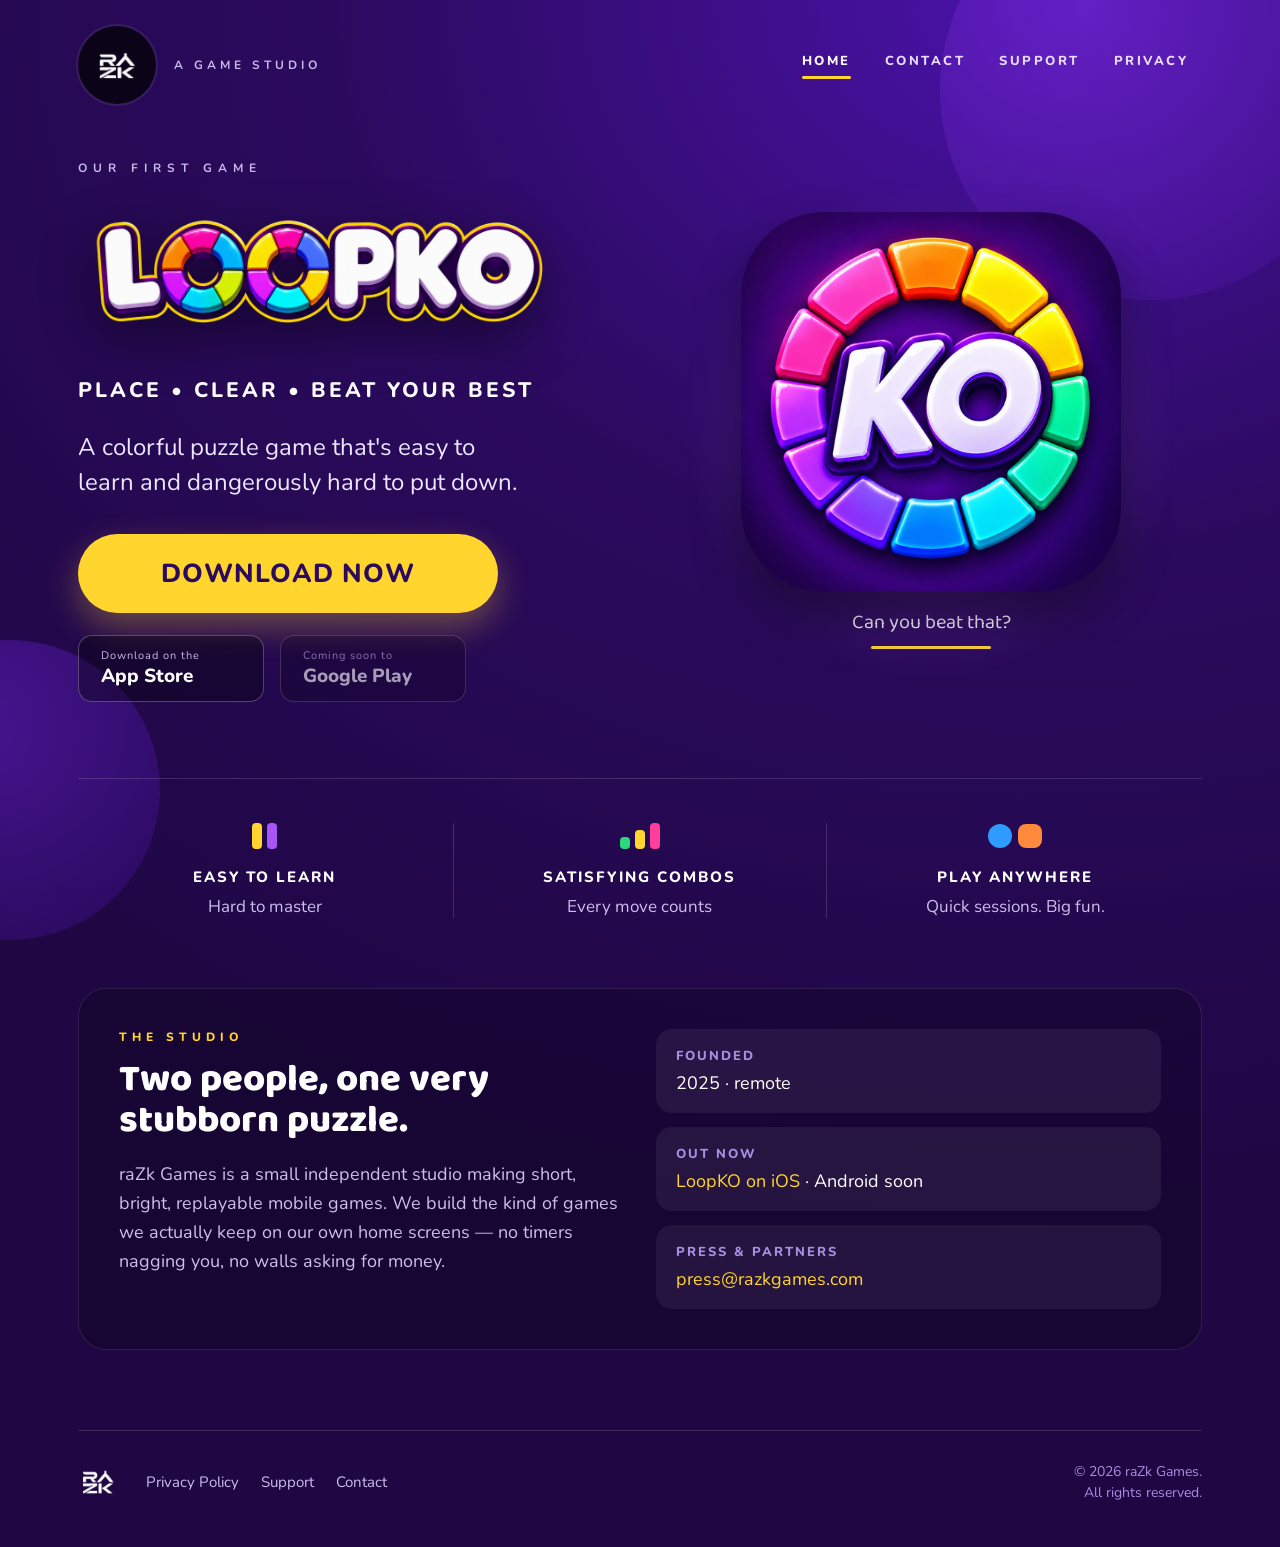
<file: index.html>
<!DOCTYPE html>
<html lang="en">
<head>
<meta charset="utf-8">
<meta name="viewport" content="width=device-width, initial-scale=1">
<title>raZk Games — LoopKO</title>
<meta name="description" content="raZk Games is a small independent studio making LoopKO, a colorful puzzle game that's easy to learn and dangerously hard to put down.">
<meta name="apple-itunes-app" content="app-id=6802503093">
<link rel="preconnect" href="https://fonts.googleapis.com">
<link rel="preconnect" href="https://fonts.gstatic.com" crossorigin>
<link href="https://fonts.googleapis.com/css2?family=Baloo+2:wght@600;700;800&family=Nunito:wght@400;600;700;800&display=swap" rel="stylesheet">
<link rel="stylesheet" href="assets/style.css">
</head>
<body>
<div class="page-bg">
  <div class="blob-a"></div>
  <div class="blob-b"></div>

  <div class="wrap">
    <header class="site-header">
      <div class="brand">
        <div class="brand-badge"><img src="assets/razk-logo.png" alt="raZk Games"></div>
        <div class="brand-tag">A GAME STUDIO</div>
      </div>
      <nav class="site-nav">
        <a class="nav-link active" href="/">HOME<div class="nav-underline"></div></a>
        <a class="nav-link" href="/contact/">CONTACT</a>
        <a class="nav-link" href="/support/">SUPPORT</a>
        <a class="nav-link" href="/privacypolicy/">PRIVACY</a>
      </nav>
    </header>

    <section style="display:grid;grid-template-columns:repeat(auto-fit,minmax(320px,1fr));gap:40px;align-items:center;padding:48px 0 20px">
      <div style="min-width:0">
        <div style="font-size:12px;letter-spacing:6px;color:#C9B8EA;font-weight:700;margin-bottom:18px">OUR FIRST GAME</div>

        <img src="assets/loopko-wordmark.png" alt="LoopKO" style="display:block;width:100%;max-width:480px;height:auto;margin:0 0 22px;filter:drop-shadow(0 16px 28px rgba(0,0,0,0.45))">

        <div style="font-size:21px;font-weight:800;letter-spacing:3px;color:#ffffff;margin-bottom:26px">PLACE &bull; CLEAR &bull; BEAT YOUR BEST</div>

        <p style="font-size:24px;line-height:1.45;color:#EDE6FF;margin:0 0 34px;max-width:440px">A colorful puzzle game that's easy to learn and dangerously hard to put down.</p>

        <a class="btn-primary" href="https://apps.apple.com/us/app/loopko-block-game/id6802503093">DOWNLOAD NOW</a>

        <div style="display:flex;gap:16px;margin-top:22px;flex-wrap:wrap">
          <a href="https://apps.apple.com/us/app/loopko-block-game/id6802503093" style="display:block;border:1.5px solid rgba(255,255,255,0.25);background:rgba(0,0,0,0.35);border-radius:14px;padding:12px 22px;min-width:186px">
            <div style="font-size:11px;color:#C9B8EA;letter-spacing:1px">Download on the</div>
            <div style="font-size:19px;font-weight:800;color:#ffffff">App Store</div>
          </a>
          <div style="border:1.5px solid rgba(255,255,255,0.25);background:rgba(0,0,0,0.35);border-radius:14px;padding:12px 22px;min-width:186px;opacity:0.6">
            <div style="font-size:11px;color:#C9B8EA;letter-spacing:1px">Coming soon to</div>
            <div style="font-size:19px;font-weight:800;color:#ffffff">Google Play</div>
          </div>
        </div>
      </div>

      <div style="min-width:0;position:relative">
        <div style="position:absolute;inset:-6% -4%;border-radius:50%;background:radial-gradient(circle, rgba(168,85,247,0.45), rgba(168,85,247,0) 65%)"></div>
        <div style="position:relative;width:100%;max-width:380px;margin:0 auto">
          <img src="assets/loopko-icon.png" alt="LoopKO" style="display:block;width:100%;height:auto;border-radius:22%;box-shadow:0 24px 48px rgba(0,0,0,0.45)">
        </div>
        <div style="text-align:center;margin-top:14px;font-family:'Baloo 2',cursive;font-size:20px;color:#ffffff">Can you beat that?<div style="height:3px;width:120px;background:#FFD52E;border-radius:3px;margin:8px auto 0"></div></div>
      </div>
    </section>

    <section style="display:grid;grid-template-columns:repeat(auto-fit,minmax(220px,1fr));gap:2px;margin:56px 0 24px;border-top:1px solid rgba(255,255,255,0.14);padding-top:44px">
      <div style="text-align:center;padding:0 18px">
        <div style="display:flex;justify-content:center;gap:5px;margin-bottom:18px"><div style="width:10px;height:26px;border-radius:4px;background:#FFD52E"></div><div style="width:10px;height:26px;border-radius:4px;background:#A855F7"></div></div>
        <div style="font-size:15px;font-weight:800;letter-spacing:2px;margin-bottom:8px">EASY TO LEARN</div>
        <div style="font-size:17px;color:#CDBEEC">Hard to master</div>
      </div>
      <div style="text-align:center;padding:0 18px;border-left:1px solid rgba(255,255,255,0.14);border-right:1px solid rgba(255,255,255,0.14)">
        <div style="display:flex;justify-content:center;align-items:flex-end;gap:5px;margin-bottom:18px;height:26px"><div style="width:10px;height:12px;border-radius:4px;background:#2BD97C"></div><div style="width:10px;height:19px;border-radius:4px;background:#FFD52E"></div><div style="width:10px;height:26px;border-radius:4px;background:#FF3D9A"></div></div>
        <div style="font-size:15px;font-weight:800;letter-spacing:2px;margin-bottom:8px">SATISFYING COMBOS</div>
        <div style="font-size:17px;color:#CDBEEC">Every move counts</div>
      </div>
      <div style="text-align:center;padding:0 18px">
        <div style="display:flex;justify-content:center;align-items:center;gap:6px;margin-bottom:18px;height:26px"><div style="width:24px;height:24px;border-radius:50%;background:#2F9BFF"></div><div style="width:24px;height:24px;border-radius:8px;background:#FF8A3D"></div></div>
        <div style="font-size:15px;font-weight:800;letter-spacing:2px;margin-bottom:8px">PLAY ANYWHERE</div>
        <div style="font-size:17px;color:#CDBEEC">Quick sessions. Big fun.</div>
      </div>
    </section>

    <section style="margin:70px 0 20px;display:grid;grid-template-columns:repeat(auto-fit,minmax(280px,1fr));gap:32px;align-items:start;background:rgba(0,0,0,0.22);border:1px solid rgba(255,255,255,0.1);border-radius:28px;padding:40px">
      <div style="min-width:0">
        <div style="font-size:12px;letter-spacing:5px;color:#FFD52E;font-weight:800;margin-bottom:14px">THE STUDIO</div>
        <h2 style="font-size:38px;line-height:1.1;margin:0 0 18px;font-weight:800">Two people, one very stubborn puzzle.</h2>
        <p style="font-size:18px;line-height:1.6;color:#CDBEEC;margin:0">raZk Games is a small independent studio making short, bright, replayable mobile games. We build the kind of games we actually keep on our own home screens — no timers nagging you, no walls asking for money.</p>
      </div>
      <div style="min-width:0;display:grid;gap:14px">
        <div style="background:rgba(255,255,255,0.06);border-radius:16px;padding:18px 20px"><div style="font-size:13px;letter-spacing:2px;color:#A98FE0;font-weight:800;margin-bottom:6px">FOUNDED</div><div style="font-size:18px">2025 &middot; remote</div></div>
        <div style="background:rgba(255,255,255,0.06);border-radius:16px;padding:18px 20px"><div style="font-size:13px;letter-spacing:2px;color:#A98FE0;font-weight:800;margin-bottom:6px">OUT NOW</div><div style="font-size:18px"><a href="https://apps.apple.com/us/app/loopko-block-game/id6802503093">LoopKO on iOS</a> &middot; Android soon</div></div>
        <div style="background:rgba(255,255,255,0.06);border-radius:16px;padding:18px 20px"><div style="font-size:13px;letter-spacing:2px;color:#A98FE0;font-weight:800;margin-bottom:6px">PRESS &amp; PARTNERS</div><div style="font-size:18px"><a href="mailto:press@razkgames.com">press@razkgames.com</a></div></div>
      </div>
    </section>

    <footer class="site-footer">
      <img src="assets/razk-logo.png" alt="raZk Games">
      <div class="footer-links">
        <a href="/privacypolicy/">Privacy Policy</a>
        <a href="/support/">Support</a>
        <a href="/contact/">Contact</a>
      </div>
      <div class="footer-copy">&copy; 2026 raZk Games.<br>All rights reserved.</div>
    </footer>
  </div>
</div>
</body>
</html>
</file>
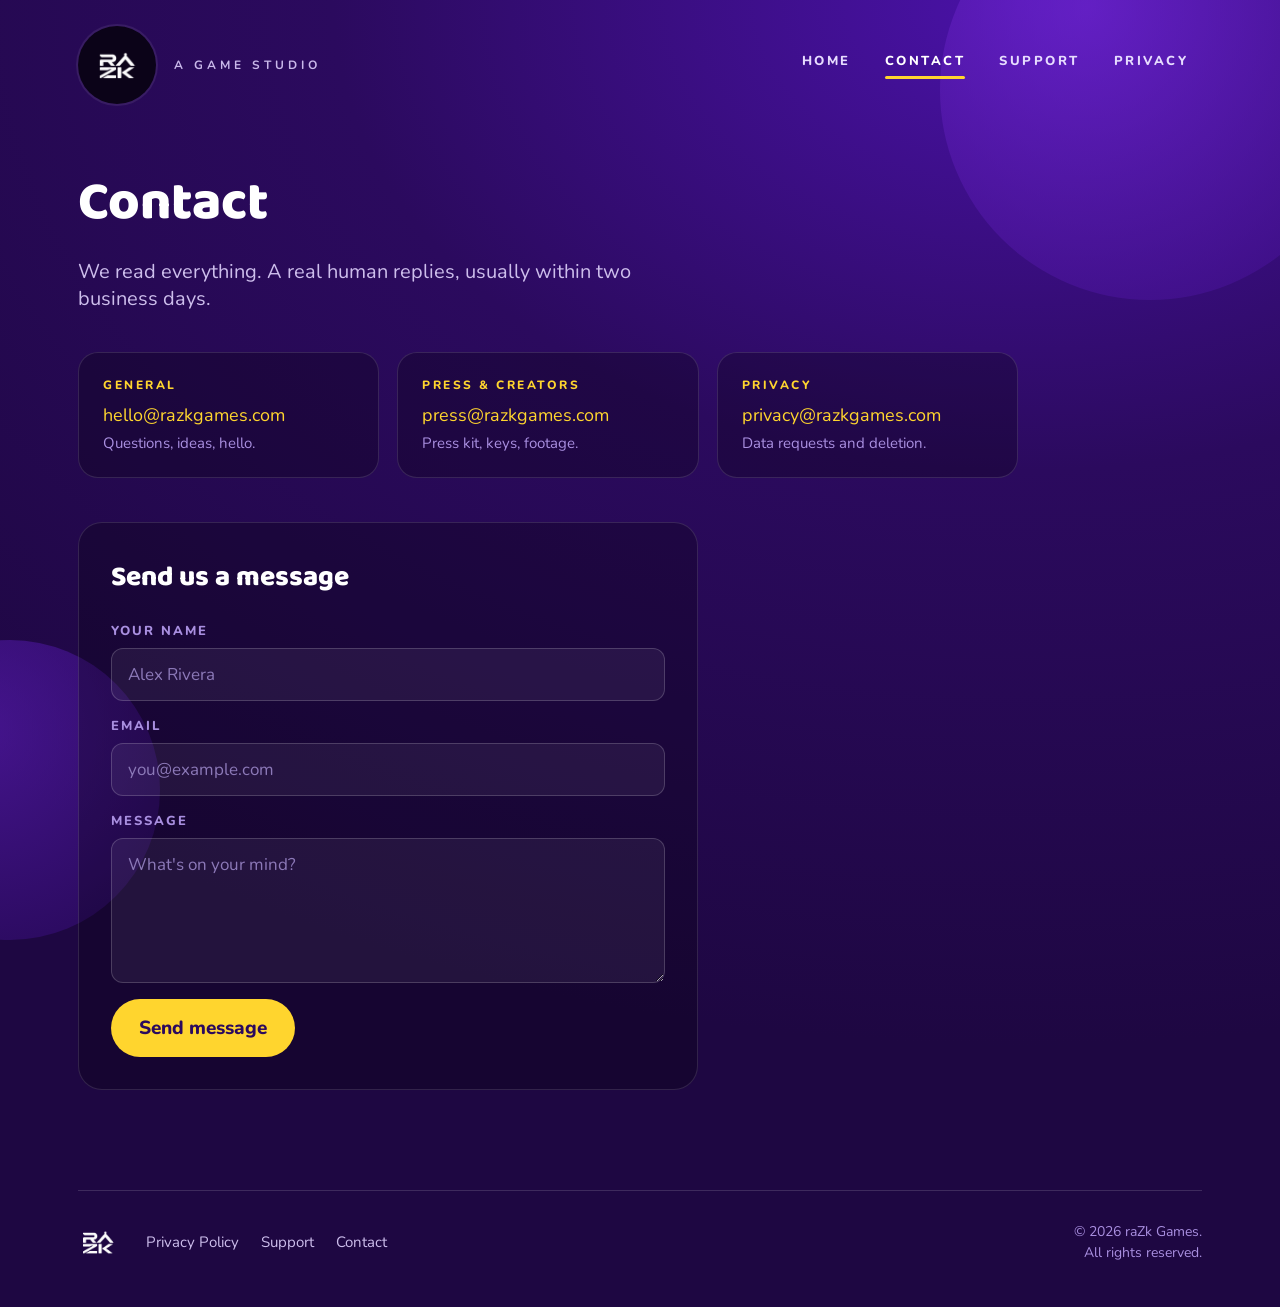
<file: contact/index.html>
<!DOCTYPE html>
<html lang="en">
<head>
<meta charset="utf-8">
<meta name="viewport" content="width=device-width, initial-scale=1">
<title>Contact — raZk Games</title>
<meta name="description" content="Get in touch with raZk Games — general questions, press, or privacy requests.">
<link rel="preconnect" href="https://fonts.googleapis.com">
<link rel="preconnect" href="https://fonts.gstatic.com" crossorigin>
<link href="https://fonts.googleapis.com/css2?family=Baloo+2:wght@600;700;800&family=Nunito:wght@400;600;700;800&display=swap" rel="stylesheet">
<link rel="stylesheet" href="../assets/style.css">
</head>
<body>
<div class="page-bg">
  <div class="blob-a"></div>
  <div class="blob-b"></div>

  <div class="wrap">
    <header class="site-header">
      <div class="brand">
        <div class="brand-badge"><img src="../assets/razk-logo.png" alt="raZk Games"></div>
        <div class="brand-tag">A GAME STUDIO</div>
      </div>
      <nav class="site-nav">
        <a class="nav-link" href="/">HOME</a>
        <a class="nav-link active" href="/contact/">CONTACT<div class="nav-underline"></div></a>
        <a class="nav-link" href="/support/">SUPPORT</a>
        <a class="nav-link" href="/privacypolicy/">PRIVACY</a>
      </nav>
    </header>

    <div style="padding:48px 0 20px;max-width:940px">
      <h1 style="font-size:54px;margin:0 0 12px;font-weight:800">Contact</h1>
      <p style="font-size:20px;color:#CDBEEC;margin:0 0 40px;max-width:560px">We read everything. A real human replies, usually within two business days.</p>

      <div style="display:grid;grid-template-columns:repeat(auto-fit,minmax(230px,1fr));gap:18px;margin-bottom:44px">
        <div class="card">
          <div style="font-size:12px;letter-spacing:2.5px;color:#FFD52E;font-weight:800;margin-bottom:10px">GENERAL</div>
          <div style="font-size:18px;margin-bottom:6px"><a href="mailto:hello@razkgames.com">hello@razkgames.com</a></div>
          <div style="font-size:15px;color:#A98FE0">Questions, ideas, hello.</div>
        </div>
        <div class="card">
          <div style="font-size:12px;letter-spacing:2.5px;color:#FFD52E;font-weight:800;margin-bottom:10px">PRESS &amp; CREATORS</div>
          <div style="font-size:18px;margin-bottom:6px"><a href="mailto:press@razkgames.com">press@razkgames.com</a></div>
          <div style="font-size:15px;color:#A98FE0">Press kit, keys, footage.</div>
        </div>
        <div class="card">
          <div style="font-size:12px;letter-spacing:2.5px;color:#FFD52E;font-weight:800;margin-bottom:10px">PRIVACY</div>
          <div style="font-size:18px;margin-bottom:6px"><a href="mailto:privacy@razkgames.com">privacy@razkgames.com</a></div>
          <div style="font-size:15px;color:#A98FE0">Data requests and deletion.</div>
        </div>
      </div>

      <div class="card" style="max-width:620px;border-radius:24px;padding:32px">
        <h2 style="font-size:28px;margin:0 0 22px;font-weight:800">Send us a message</h2>
        <div id="contact-sent" style="display:none;background:rgba(43,217,124,0.14);border:1px solid rgba(43,217,124,0.4);border-radius:16px;padding:22px;font-size:18px;color:#BFF4D7">Thanks — your message is on its way. We'll reply to the address you gave us.</div>
        <form id="contact-form" style="display:grid;gap:16px" onsubmit="event.preventDefault();document.getElementById('contact-form').style.display='none';document.getElementById('contact-sent').style.display='block';">
          <div style="display:grid;gap:8px">
            <label for="c-name" class="field-label">YOUR NAME</label>
            <input id="c-name" name="name" type="text" placeholder="Alex Rivera" class="field" required>
          </div>
          <div style="display:grid;gap:8px">
            <label for="c-email" class="field-label">EMAIL</label>
            <input id="c-email" name="email" type="email" placeholder="you@example.com" class="field" required>
          </div>
          <div style="display:grid;gap:8px">
            <label for="c-msg" class="field-label">MESSAGE</label>
            <textarea id="c-msg" name="message" rows="5" placeholder="What's on your mind?" class="field" style="resize:vertical" required></textarea>
          </div>
          <button type="submit" class="btn-send">Send message</button>
        </form>
      </div>
    </div>

    <footer class="site-footer">
      <img src="../assets/razk-logo.png" alt="raZk Games">
      <div class="footer-links">
        <a href="/privacypolicy/">Privacy Policy</a>
        <a href="/support/">Support</a>
        <a href="/contact/">Contact</a>
      </div>
      <div class="footer-copy">&copy; 2026 raZk Games.<br>All rights reserved.</div>
    </footer>
  </div>
</div>
</body>
</html>
</file>
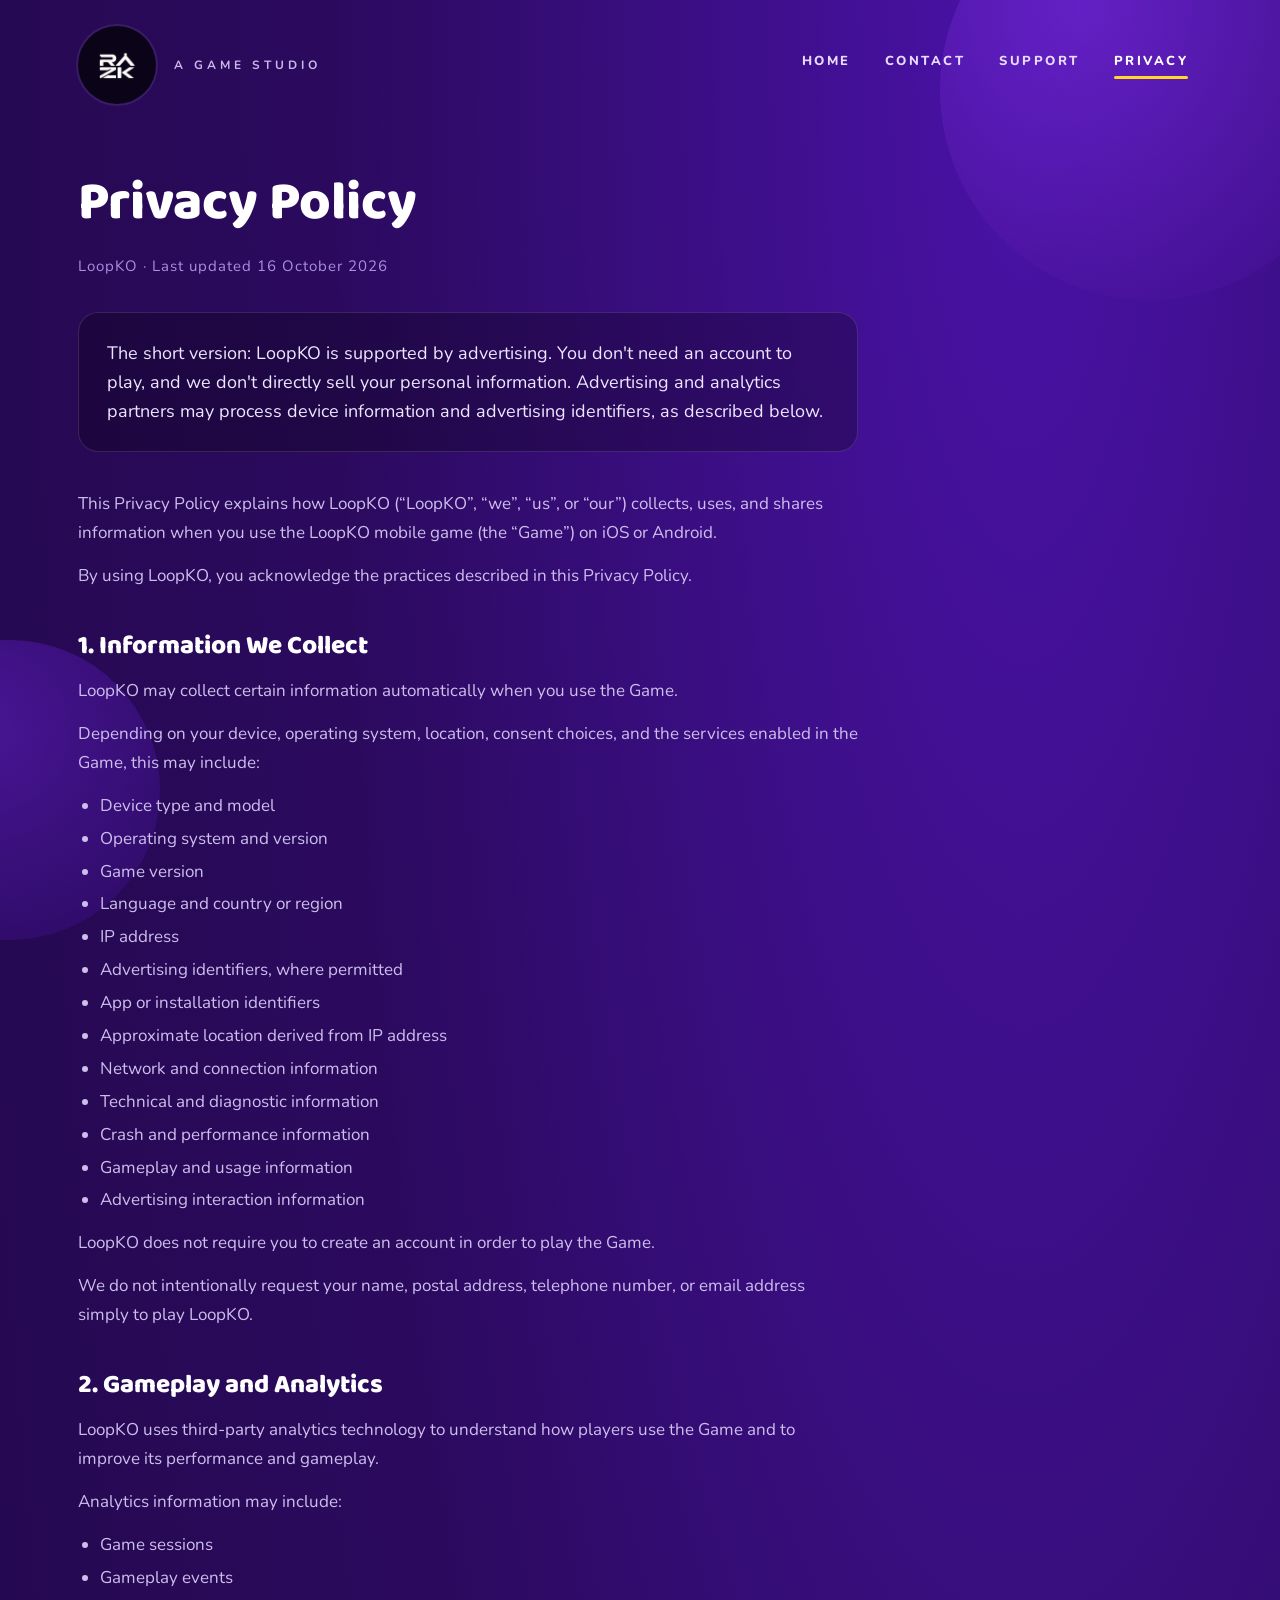
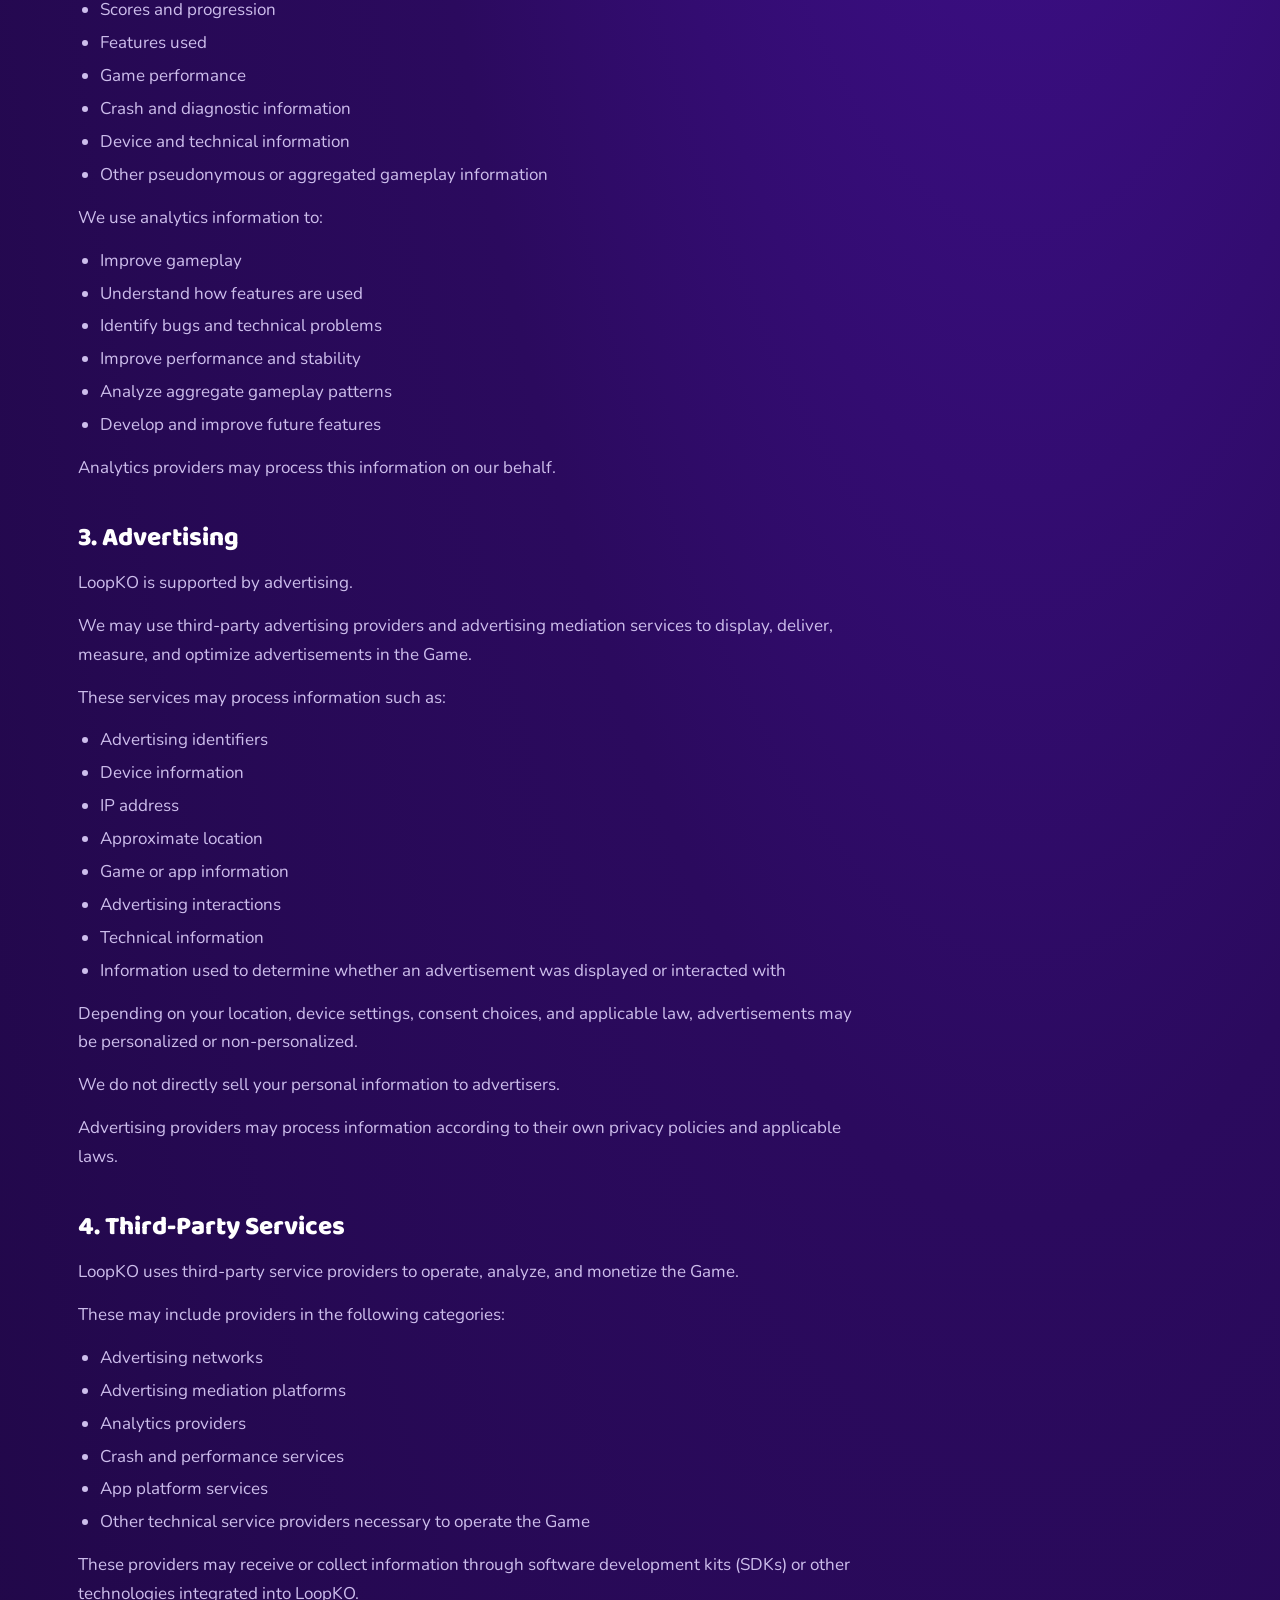
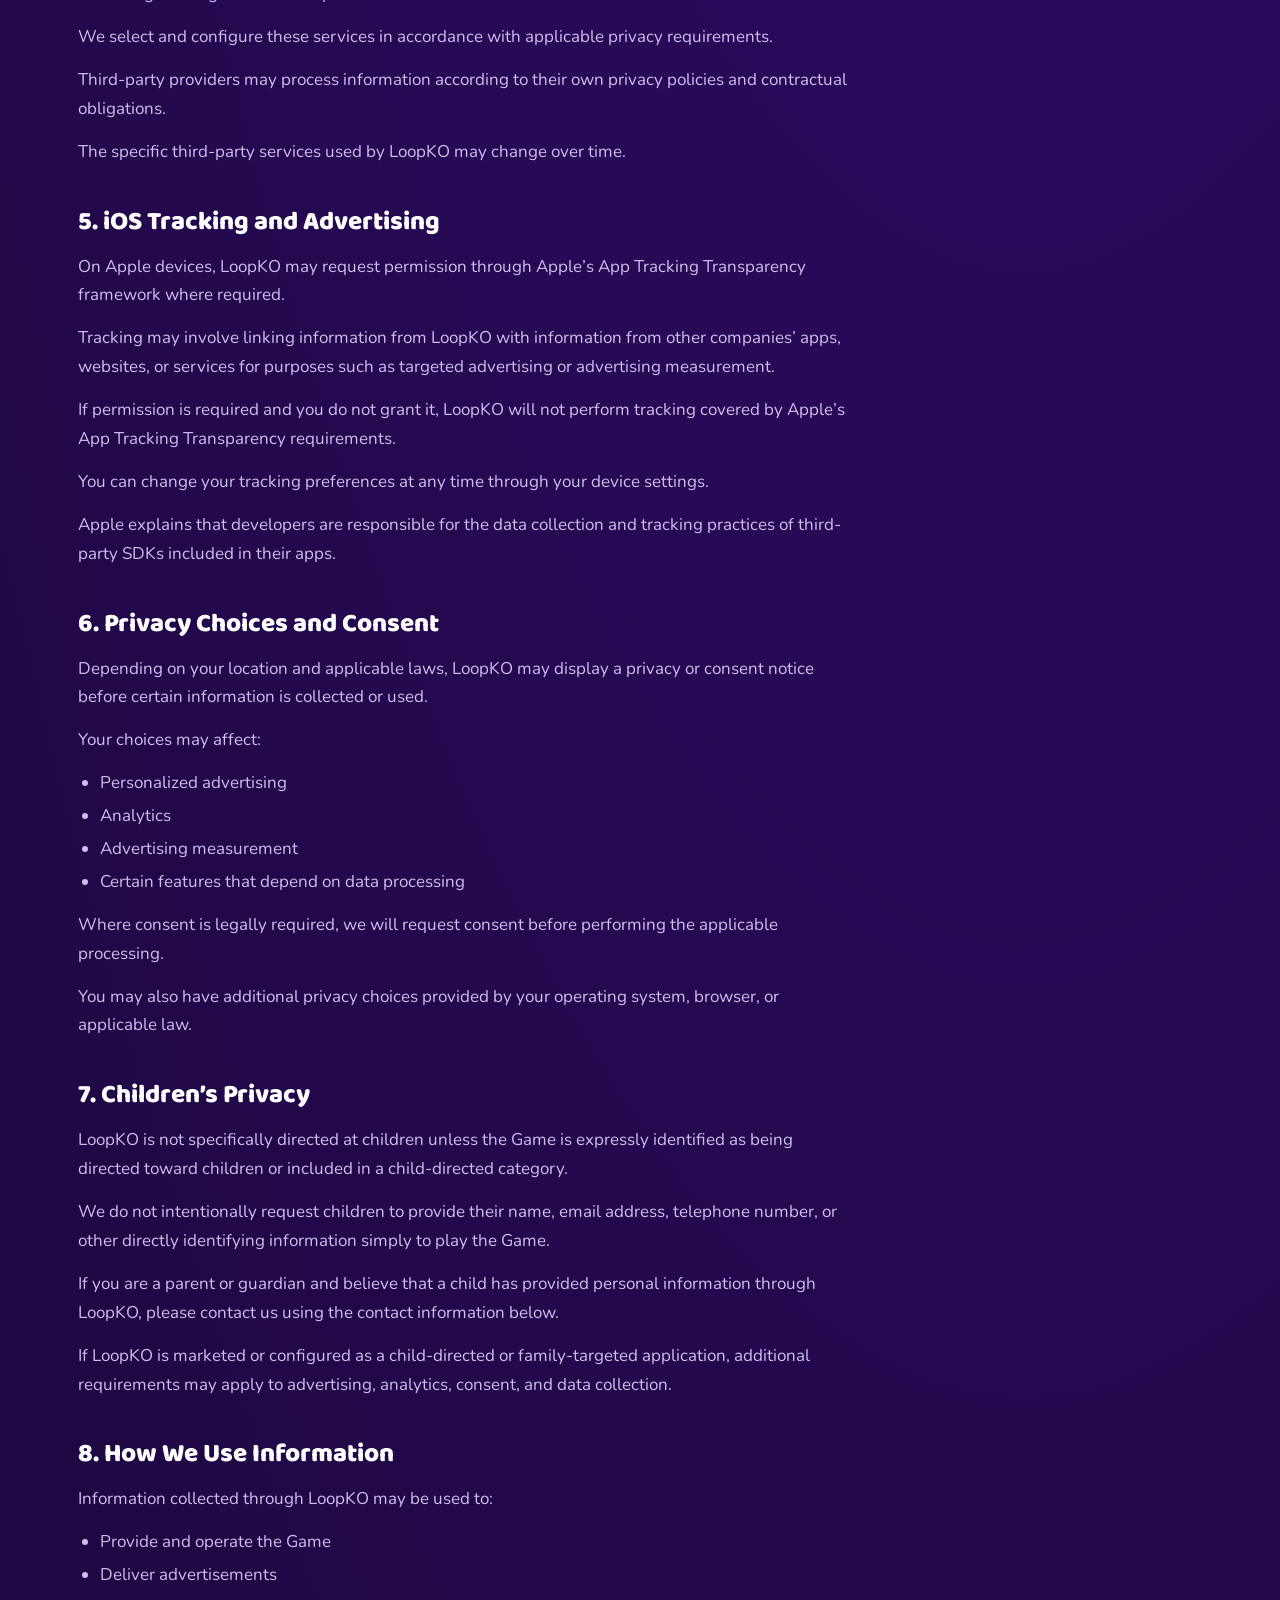
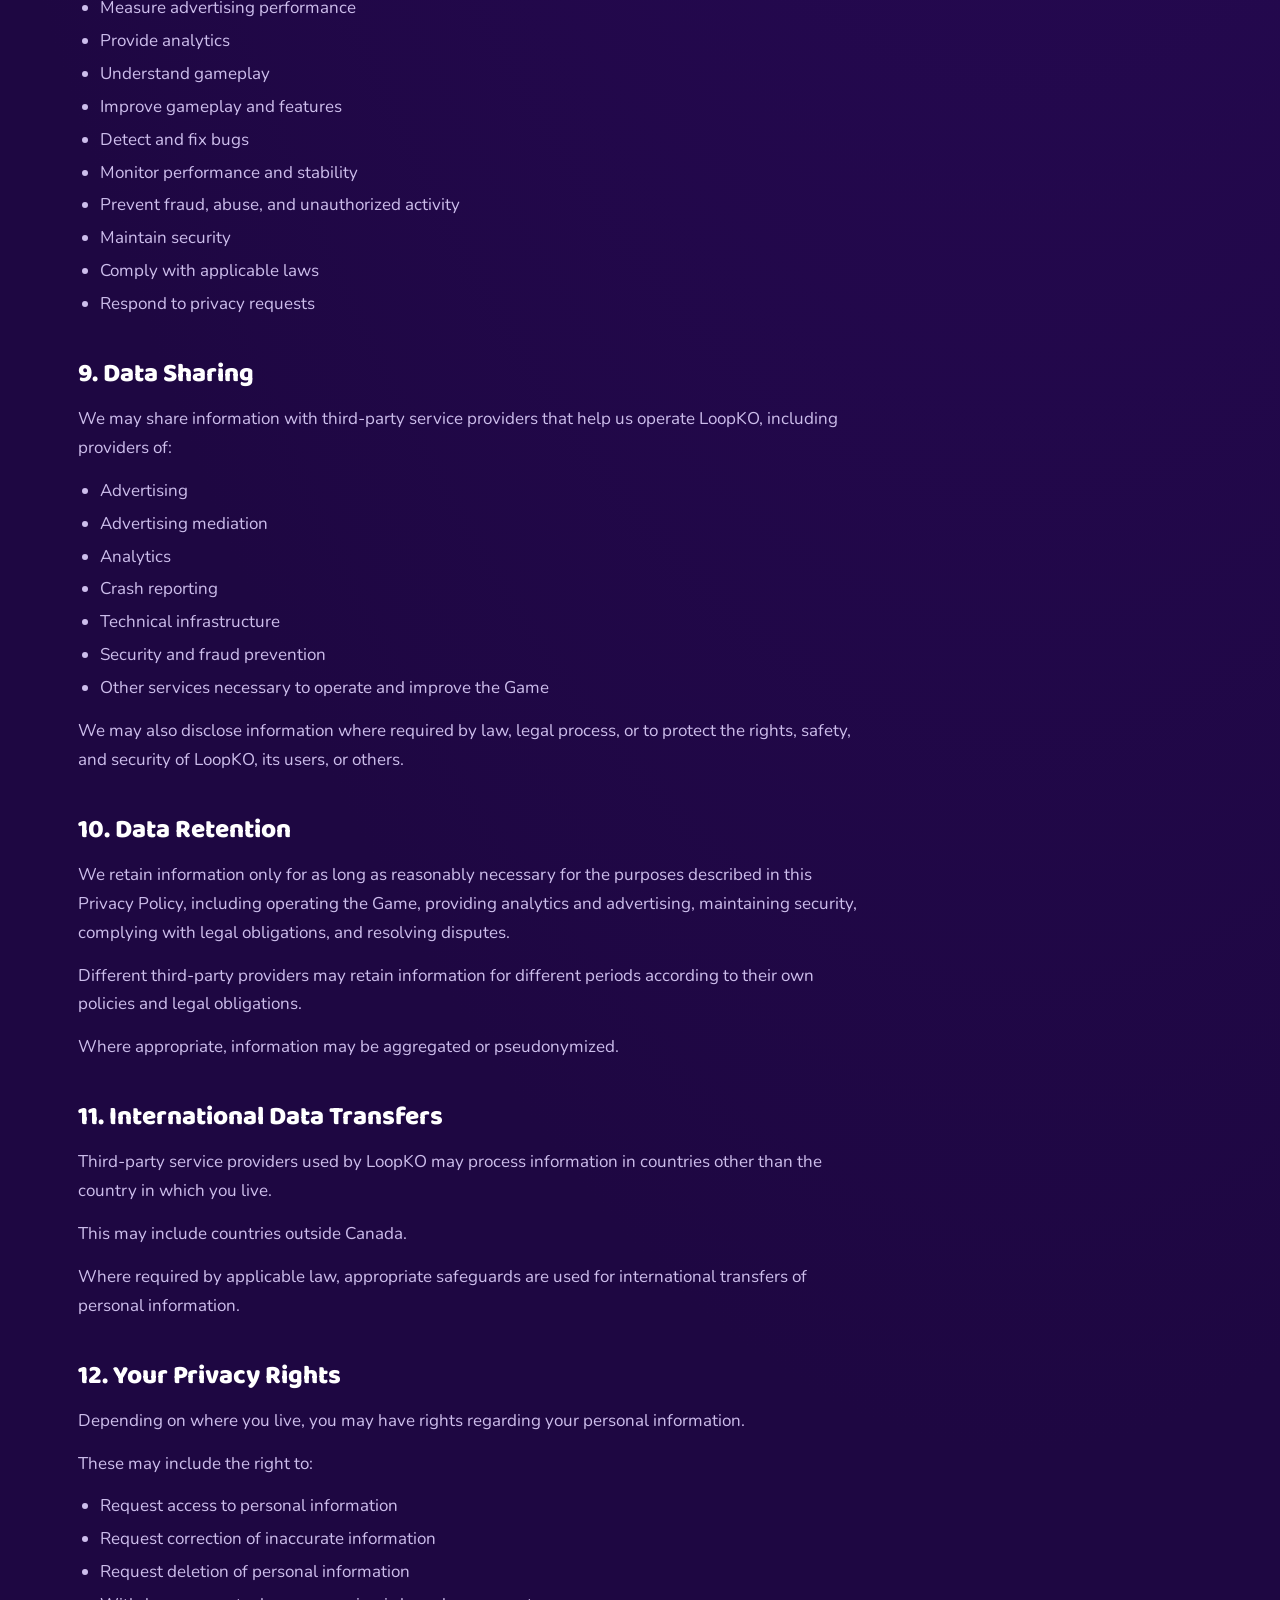
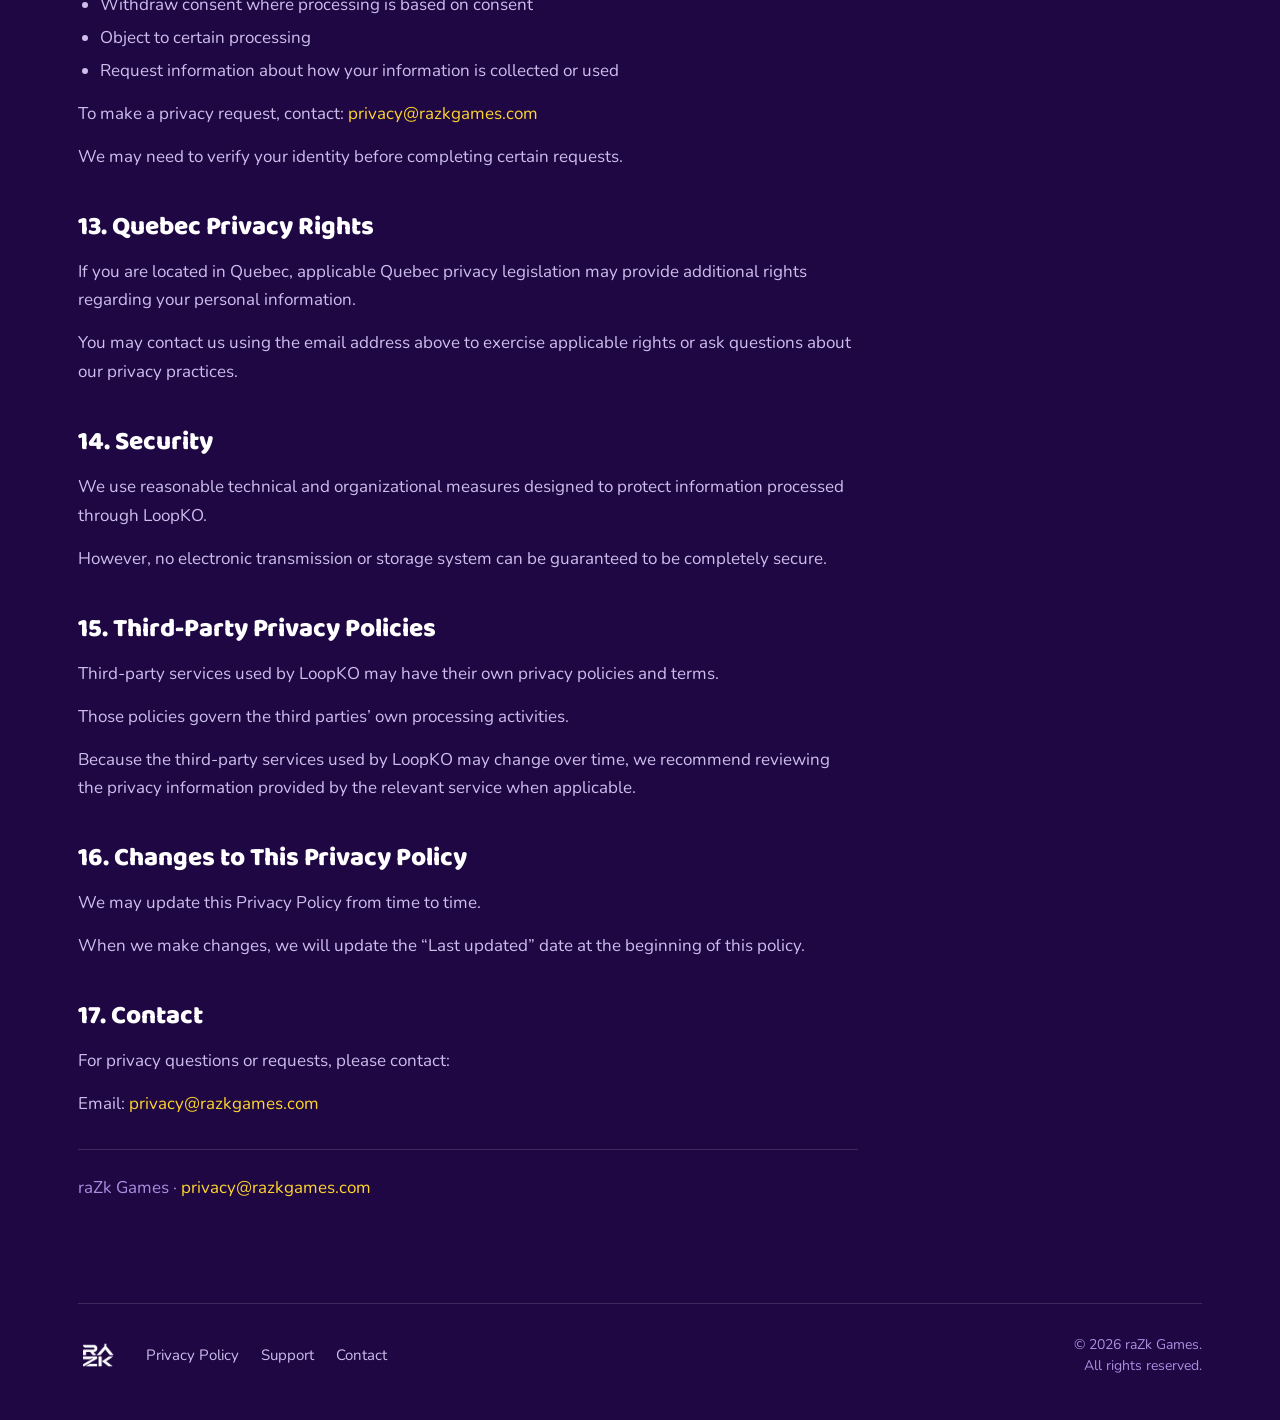
<file: privacypolicy/index.html>
<!DOCTYPE html>
<html lang="en">
<head>
<meta charset="utf-8">
<meta name="viewport" content="width=device-width, initial-scale=1">
<title>Privacy Policy — raZk Games</title>
<meta name="description" content="Privacy policy for LoopKO and razkgames.com.">
<link rel="preconnect" href="https://fonts.googleapis.com">
<link rel="preconnect" href="https://fonts.gstatic.com" crossorigin>
<link href="https://fonts.googleapis.com/css2?family=Baloo+2:wght@600;700;800&family=Nunito:wght@400;600;700;800&display=swap" rel="stylesheet">
<link rel="stylesheet" href="../assets/style.css">
</head>
<body>
<div class="page-bg">
  <div class="blob-a"></div>
  <div class="blob-b"></div>

  <div class="wrap">
    <header class="site-header">
      <div class="brand">
        <div class="brand-badge"><img src="../assets/razk-logo.png" alt="raZk Games"></div>
        <div class="brand-tag">A GAME STUDIO</div>
      </div>
      <nav class="site-nav">
        <a class="nav-link" href="/">HOME</a>
        <a class="nav-link" href="/contact/">CONTACT</a>
        <a class="nav-link" href="/support/">SUPPORT</a>
        <a class="nav-link active" href="/privacypolicy/">PRIVACY<div class="nav-underline"></div></a>
      </nav>
    </header>

    <div class="legal" style="padding:48px 0 20px;max-width:780px">
      <h1 style="font-size:54px;margin:0 0 10px;font-weight:800">Privacy Policy</h1>
      <div style="font-size:15px;color:#A98FE0;margin-bottom:36px;letter-spacing:1px">LoopKO &middot; Last updated 16 October 2026</div>

      <div class="card" style="border-radius:20px;padding:26px 28px;margin-bottom:38px;font-size:18px;line-height:1.6;color:#EDE6FF">
        The short version: LoopKO is supported by advertising. You don't need an account to play, and we don't directly sell your personal information. Advertising and analytics partners may process device information and advertising identifiers, as described below.
      </div>

      <p>This Privacy Policy explains how LoopKO (&ldquo;LoopKO&rdquo;, &ldquo;we&rdquo;, &ldquo;us&rdquo;, or &ldquo;our&rdquo;) collects, uses, and shares information when you use the LoopKO mobile game (the &ldquo;Game&rdquo;) on iOS or Android.</p>
      <p>By using LoopKO, you acknowledge the practices described in this Privacy Policy.</p>

      <h2>1. Information We Collect</h2>
      <p>LoopKO may collect certain information automatically when you use the Game.</p>
      <p>Depending on your device, operating system, location, consent choices, and the services enabled in the Game, this may include:</p>
      <ul>
        <li>Device type and model</li>
        <li>Operating system and version</li>
        <li>Game version</li>
        <li>Language and country or region</li>
        <li>IP address</li>
        <li>Advertising identifiers, where permitted</li>
        <li>App or installation identifiers</li>
        <li>Approximate location derived from IP address</li>
        <li>Network and connection information</li>
        <li>Technical and diagnostic information</li>
        <li>Crash and performance information</li>
        <li>Gameplay and usage information</li>
        <li>Advertising interaction information</li>
      </ul>
      <p>LoopKO does not require you to create an account in order to play the Game.</p>
      <p>We do not intentionally request your name, postal address, telephone number, or email address simply to play LoopKO.</p>

      <h2>2. Gameplay and Analytics</h2>
      <p>LoopKO uses third-party analytics technology to understand how players use the Game and to improve its performance and gameplay.</p>
      <p>Analytics information may include:</p>
      <ul>
        <li>Game sessions</li>
        <li>Gameplay events</li>
        <li>Scores and progression</li>
        <li>Features used</li>
        <li>Game performance</li>
        <li>Crash and diagnostic information</li>
        <li>Device and technical information</li>
        <li>Other pseudonymous or aggregated gameplay information</li>
      </ul>
      <p>We use analytics information to:</p>
      <ul>
        <li>Improve gameplay</li>
        <li>Understand how features are used</li>
        <li>Identify bugs and technical problems</li>
        <li>Improve performance and stability</li>
        <li>Analyze aggregate gameplay patterns</li>
        <li>Develop and improve future features</li>
      </ul>
      <p>Analytics providers may process this information on our behalf.</p>

      <h2>3. Advertising</h2>
      <p>LoopKO is supported by advertising.</p>
      <p>We may use third-party advertising providers and advertising mediation services to display, deliver, measure, and optimize advertisements in the Game.</p>
      <p>These services may process information such as:</p>
      <ul>
        <li>Advertising identifiers</li>
        <li>Device information</li>
        <li>IP address</li>
        <li>Approximate location</li>
        <li>Game or app information</li>
        <li>Advertising interactions</li>
        <li>Technical information</li>
        <li>Information used to determine whether an advertisement was displayed or interacted with</li>
      </ul>
      <p>Depending on your location, device settings, consent choices, and applicable law, advertisements may be personalized or non-personalized.</p>
      <p>We do not directly sell your personal information to advertisers.</p>
      <p>Advertising providers may process information according to their own privacy policies and applicable laws.</p>

      <h2>4. Third-Party Services</h2>
      <p>LoopKO uses third-party service providers to operate, analyze, and monetize the Game.</p>
      <p>These may include providers in the following categories:</p>
      <ul>
        <li>Advertising networks</li>
        <li>Advertising mediation platforms</li>
        <li>Analytics providers</li>
        <li>Crash and performance services</li>
        <li>App platform services</li>
        <li>Other technical service providers necessary to operate the Game</li>
      </ul>
      <p>These providers may receive or collect information through software development kits (SDKs) or other technologies integrated into LoopKO.</p>
      <p>We select and configure these services in accordance with applicable privacy requirements.</p>
      <p>Third-party providers may process information according to their own privacy policies and contractual obligations.</p>
      <p>The specific third-party services used by LoopKO may change over time.</p>

      <h2>5. iOS Tracking and Advertising</h2>
      <p>On Apple devices, LoopKO may request permission through Apple&rsquo;s App Tracking Transparency framework where required.</p>
      <p>Tracking may involve linking information from LoopKO with information from other companies&rsquo; apps, websites, or services for purposes such as targeted advertising or advertising measurement.</p>
      <p>If permission is required and you do not grant it, LoopKO will not perform tracking covered by Apple&rsquo;s App Tracking Transparency requirements.</p>
      <p>You can change your tracking preferences at any time through your device settings.</p>
      <p>Apple explains that developers are responsible for the data collection and tracking practices of third-party SDKs included in their apps.</p>

      <h2>6. Privacy Choices and Consent</h2>
      <p>Depending on your location and applicable laws, LoopKO may display a privacy or consent notice before certain information is collected or used.</p>
      <p>Your choices may affect:</p>
      <ul>
        <li>Personalized advertising</li>
        <li>Analytics</li>
        <li>Advertising measurement</li>
        <li>Certain features that depend on data processing</li>
      </ul>
      <p>Where consent is legally required, we will request consent before performing the applicable processing.</p>
      <p>You may also have additional privacy choices provided by your operating system, browser, or applicable law.</p>

      <h2>7. Children&rsquo;s Privacy</h2>
      <p>LoopKO is not specifically directed at children unless the Game is expressly identified as being directed toward children or included in a child-directed category.</p>
      <p>We do not intentionally request children to provide their name, email address, telephone number, or other directly identifying information simply to play the Game.</p>
      <p>If you are a parent or guardian and believe that a child has provided personal information through LoopKO, please contact us using the contact information below.</p>
      <p>If LoopKO is marketed or configured as a child-directed or family-targeted application, additional requirements may apply to advertising, analytics, consent, and data collection.</p>

      <h2>8. How We Use Information</h2>
      <p>Information collected through LoopKO may be used to:</p>
      <ul>
        <li>Provide and operate the Game</li>
        <li>Deliver advertisements</li>
        <li>Measure advertising performance</li>
        <li>Provide analytics</li>
        <li>Understand gameplay</li>
        <li>Improve gameplay and features</li>
        <li>Detect and fix bugs</li>
        <li>Monitor performance and stability</li>
        <li>Prevent fraud, abuse, and unauthorized activity</li>
        <li>Maintain security</li>
        <li>Comply with applicable laws</li>
        <li>Respond to privacy requests</li>
      </ul>

      <h2>9. Data Sharing</h2>
      <p>We may share information with third-party service providers that help us operate LoopKO, including providers of:</p>
      <ul>
        <li>Advertising</li>
        <li>Advertising mediation</li>
        <li>Analytics</li>
        <li>Crash reporting</li>
        <li>Technical infrastructure</li>
        <li>Security and fraud prevention</li>
        <li>Other services necessary to operate and improve the Game</li>
      </ul>
      <p>We may also disclose information where required by law, legal process, or to protect the rights, safety, and security of LoopKO, its users, or others.</p>

      <h2>10. Data Retention</h2>
      <p>We retain information only for as long as reasonably necessary for the purposes described in this Privacy Policy, including operating the Game, providing analytics and advertising, maintaining security, complying with legal obligations, and resolving disputes.</p>
      <p>Different third-party providers may retain information for different periods according to their own policies and legal obligations.</p>
      <p>Where appropriate, information may be aggregated or pseudonymized.</p>

      <h2>11. International Data Transfers</h2>
      <p>Third-party service providers used by LoopKO may process information in countries other than the country in which you live.</p>
      <p>This may include countries outside Canada.</p>
      <p>Where required by applicable law, appropriate safeguards are used for international transfers of personal information.</p>

      <h2>12. Your Privacy Rights</h2>
      <p>Depending on where you live, you may have rights regarding your personal information.</p>
      <p>These may include the right to:</p>
      <ul>
        <li>Request access to personal information</li>
        <li>Request correction of inaccurate information</li>
        <li>Request deletion of personal information</li>
        <li>Withdraw consent where processing is based on consent</li>
        <li>Object to certain processing</li>
        <li>Request information about how your information is collected or used</li>
      </ul>
      <p style="word-wrap:break-word">To make a privacy request, contact: <a href="mailto:privacy@razkgames.com">privacy@razkgames.com</a></p>
      <p>We may need to verify your identity before completing certain requests.</p>

      <h2>13. Quebec Privacy Rights</h2>
      <p>If you are located in Quebec, applicable Quebec privacy legislation may provide additional rights regarding your personal information.</p>
      <p>You may contact us using the email address above to exercise applicable rights or ask questions about our privacy practices.</p>

      <h2>14. Security</h2>
      <p>We use reasonable technical and organizational measures designed to protect information processed through LoopKO.</p>
      <p>However, no electronic transmission or storage system can be guaranteed to be completely secure.</p>

      <h2>15. Third-Party Privacy Policies</h2>
      <p>Third-party services used by LoopKO may have their own privacy policies and terms.</p>
      <p>Those policies govern the third parties&rsquo; own processing activities.</p>
      <p>Because the third-party services used by LoopKO may change over time, we recommend reviewing the privacy information provided by the relevant service when applicable.</p>

      <h2>16. Changes to This Privacy Policy</h2>
      <p>We may update this Privacy Policy from time to time.</p>
      <p>When we make changes, we will update the &ldquo;Last updated&rdquo; date at the beginning of this policy.</p>

      <h2>17. Contact</h2>
      <p>For privacy questions or requests, please contact:</p>
      <p style="word-wrap:break-word">Email: <a href="mailto:privacy@razkgames.com">privacy@razkgames.com</a></p>

      <div style="font-size:17px;line-height:1.7;color:#A98FE0;border-top:1px solid rgba(255,255,255,0.14);padding-top:24px;margin-top:30px">raZk Games &middot; <a href="mailto:privacy@razkgames.com">privacy@razkgames.com</a></div>
    </div>

    <footer class="site-footer">
      <img src="../assets/razk-logo.png" alt="raZk Games">
      <div class="footer-links">
        <a href="/privacypolicy/">Privacy Policy</a>
        <a href="/support/">Support</a>
        <a href="/contact/">Contact</a>
      </div>
      <div class="footer-copy">&copy; 2026 raZk Games.<br>All rights reserved.</div>
    </footer>
  </div>
</div>
</body>
</html>
</file>
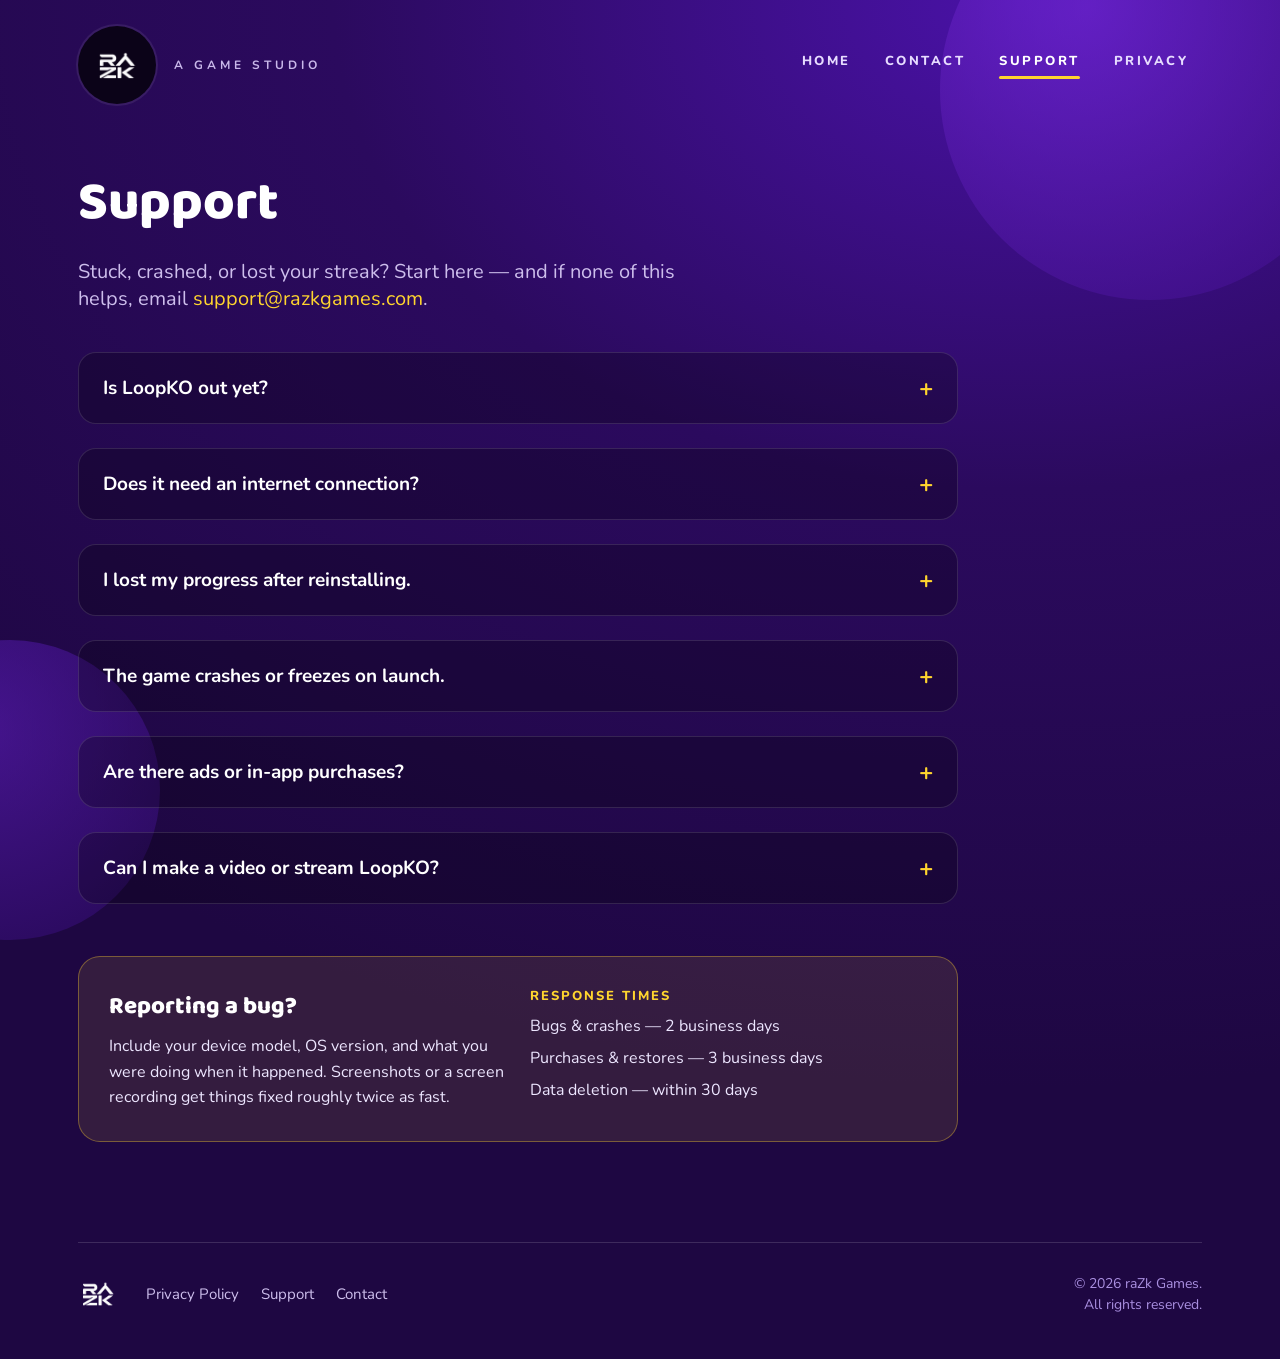
<file: support/index.html>
<!DOCTYPE html>
<html lang="en">
<head>
<meta charset="utf-8">
<meta name="viewport" content="width=device-width, initial-scale=1">
<title>Support — raZk Games</title>
<meta name="description" content="Support and FAQ for LoopKO by raZk Games.">
<link rel="preconnect" href="https://fonts.googleapis.com">
<link rel="preconnect" href="https://fonts.gstatic.com" crossorigin>
<link href="https://fonts.googleapis.com/css2?family=Baloo+2:wght@600;700;800&family=Nunito:wght@400;600;700;800&display=swap" rel="stylesheet">
<link rel="stylesheet" href="../assets/style.css">
</head>
<body>
<div class="page-bg">
  <div class="blob-a"></div>
  <div class="blob-b"></div>

  <div class="wrap">
    <header class="site-header">
      <div class="brand">
        <div class="brand-badge"><img src="../assets/razk-logo.png" alt="raZk Games"></div>
        <div class="brand-tag">A GAME STUDIO</div>
      </div>
      <nav class="site-nav">
        <a class="nav-link" href="/">HOME</a>
        <a class="nav-link" href="/contact/">CONTACT</a>
        <a class="nav-link active" href="/support/">SUPPORT<div class="nav-underline"></div></a>
        <a class="nav-link" href="/privacypolicy/">PRIVACY</a>
      </nav>
    </header>

    <div style="padding:48px 0 20px;max-width:880px">
      <h1 style="font-size:54px;margin:0 0 12px;font-weight:800">Support</h1>
      <p style="font-size:20px;color:#CDBEEC;margin:0 0 40px;max-width:600px">Stuck, crashed, or lost your streak? Start here — and if none of this helps, email <a href="mailto:support@razkgames.com">support@razkgames.com</a>.</p>

      <div style="display:grid;gap:12px;margin-bottom:40px">
        <details class="faq">
          <summary><span style="flex:1">Is LoopKO out yet?</span></summary>
          <div class="faq-a">Yes! LoopKO is out now on the <a href="https://apps.apple.com/us/app/loopko-block-game/id6802503093">App Store</a> for iPhone. The Android version is coming to Google Play soon.</div>
        </details>
        <details class="faq">
          <summary><span style="flex:1">Does it need an internet connection?</span></summary>
          <div class="faq-a">Not to play — LoopKO works offline. When you're connected, the game uses the connection to show ads and to send gameplay analytics and crash reports. See our <a href="/privacypolicy/">Privacy Policy</a> for details.</div>
        </details>
        <details class="faq">
          <summary><span style="flex:1">I lost my progress after reinstalling.</span></summary>
          <div class="faq-a">Progress lives in your device's app backup. Restoring your phone from iCloud or Google Play backup brings it back; a fresh install on a new device starts clean. If a score vanished without a reinstall, email us the approximate date and your device model.</div>
        </details>
        <details class="faq">
          <summary><span style="flex:1">The game crashes or freezes on launch.</span></summary>
          <div class="faq-a">Restart your device, make sure the app is on the latest version, and confirm you have at least 200 MB of free storage. If it still crashes, send us your device model and OS version and we'll investigate directly.</div>
        </details>
        <details class="faq">
          <summary><span style="flex:1">Are there ads or in-app purchases?</span></summary>
          <div class="faq-a">LoopKO is free and supported by ads: a banner during play, plus optional videos you can choose to watch for rewards like extra undos or a second chance after Game Over. No paywalls, timers, or energy systems.</div>
        </details>
        <details class="faq">
          <summary><span style="flex:1">Can I make a video or stream LoopKO?</span></summary>
          <div class="faq-a">Yes, always — monetised or not. You don't need our permission. Email press@razkgames.com if you want early access or press assets.</div>
        </details>
      </div>

      <div style="background:rgba(255,213,46,0.1);border:1px solid rgba(255,213,46,0.35);border-radius:22px;padding:30px;display:grid;grid-template-columns:repeat(auto-fit,minmax(240px,1fr));gap:24px">
        <div>
          <div style="font-family:'Baloo 2',cursive;font-size:24px;font-weight:800;margin-bottom:8px">Reporting a bug?</div>
          <div style="font-size:16px;line-height:1.6;color:#EDE6FF">Include your device model, OS version, and what you were doing when it happened. Screenshots or a screen recording get things fixed roughly twice as fast.</div>
        </div>
        <div style="display:grid;gap:10px;align-content:start">
          <div style="font-size:13px;letter-spacing:2px;color:#FFD52E;font-weight:800">RESPONSE TIMES</div>
          <div style="font-size:16px;color:#EDE6FF">Bugs &amp; crashes — 2 business days</div>
          <div style="font-size:16px;color:#EDE6FF">Purchases &amp; restores — 3 business days</div>
          <div style="font-size:16px;color:#EDE6FF">Data deletion — within 30 days</div>
        </div>
      </div>
    </div>

    <footer class="site-footer">
      <img src="../assets/razk-logo.png" alt="raZk Games">
      <div class="footer-links">
        <a href="/privacypolicy/">Privacy Policy</a>
        <a href="/support/">Support</a>
        <a href="/contact/">Contact</a>
      </div>
      <div class="footer-copy">&copy; 2026 raZk Games.<br>All rights reserved.</div>
    </footer>
  </div>
</div>
</body>
</html>
</file>
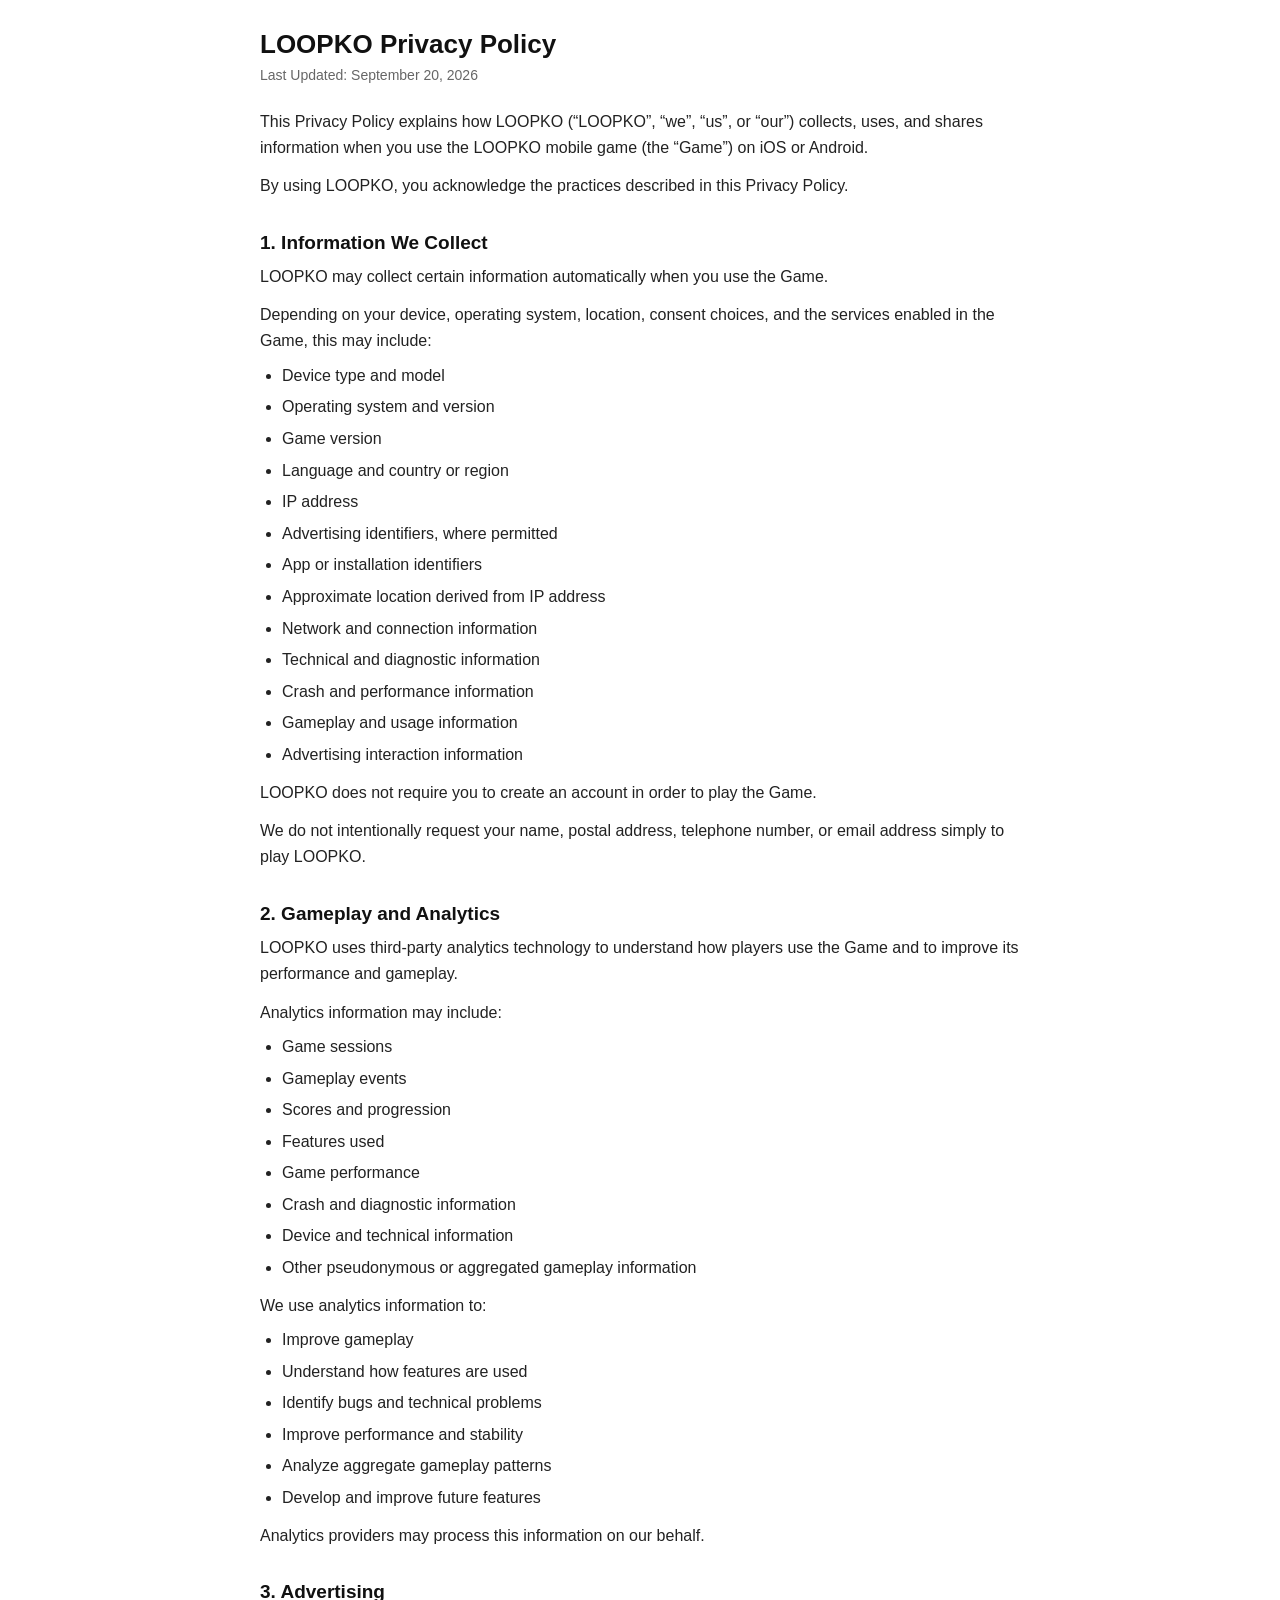
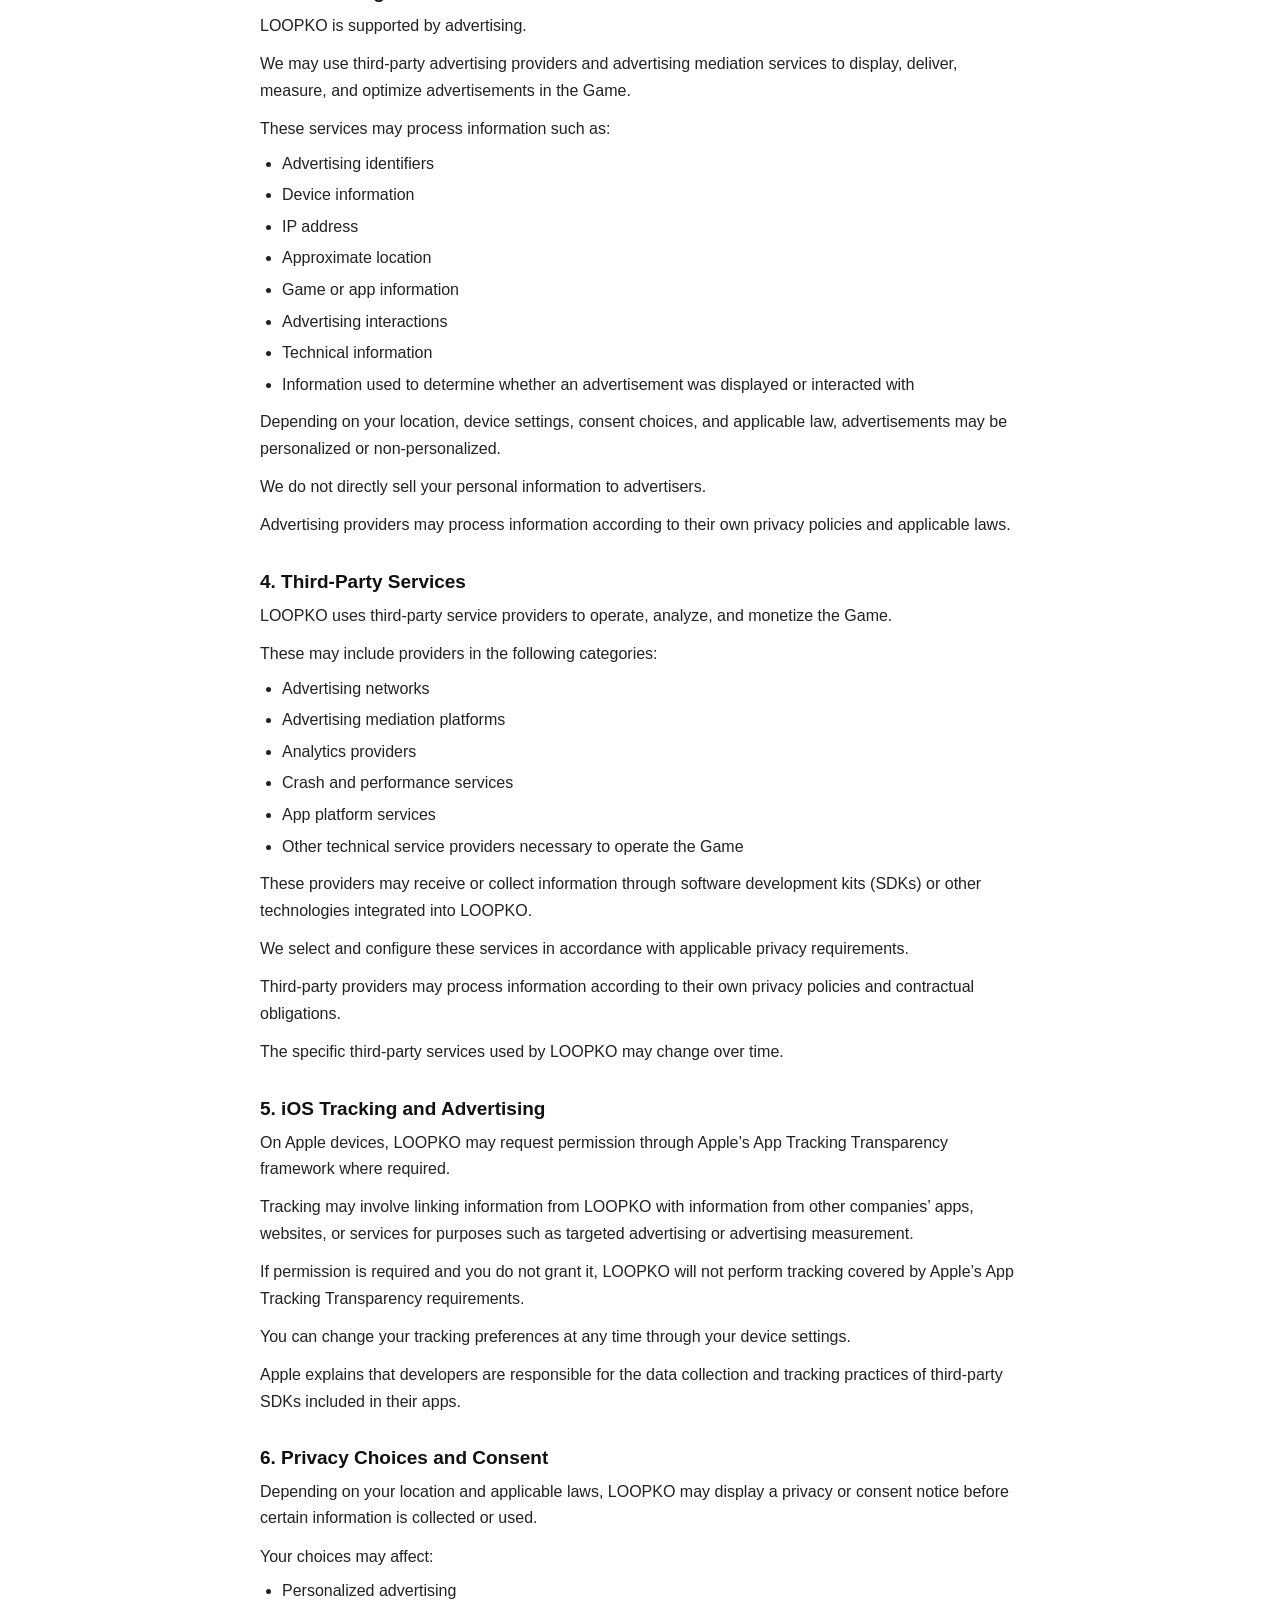
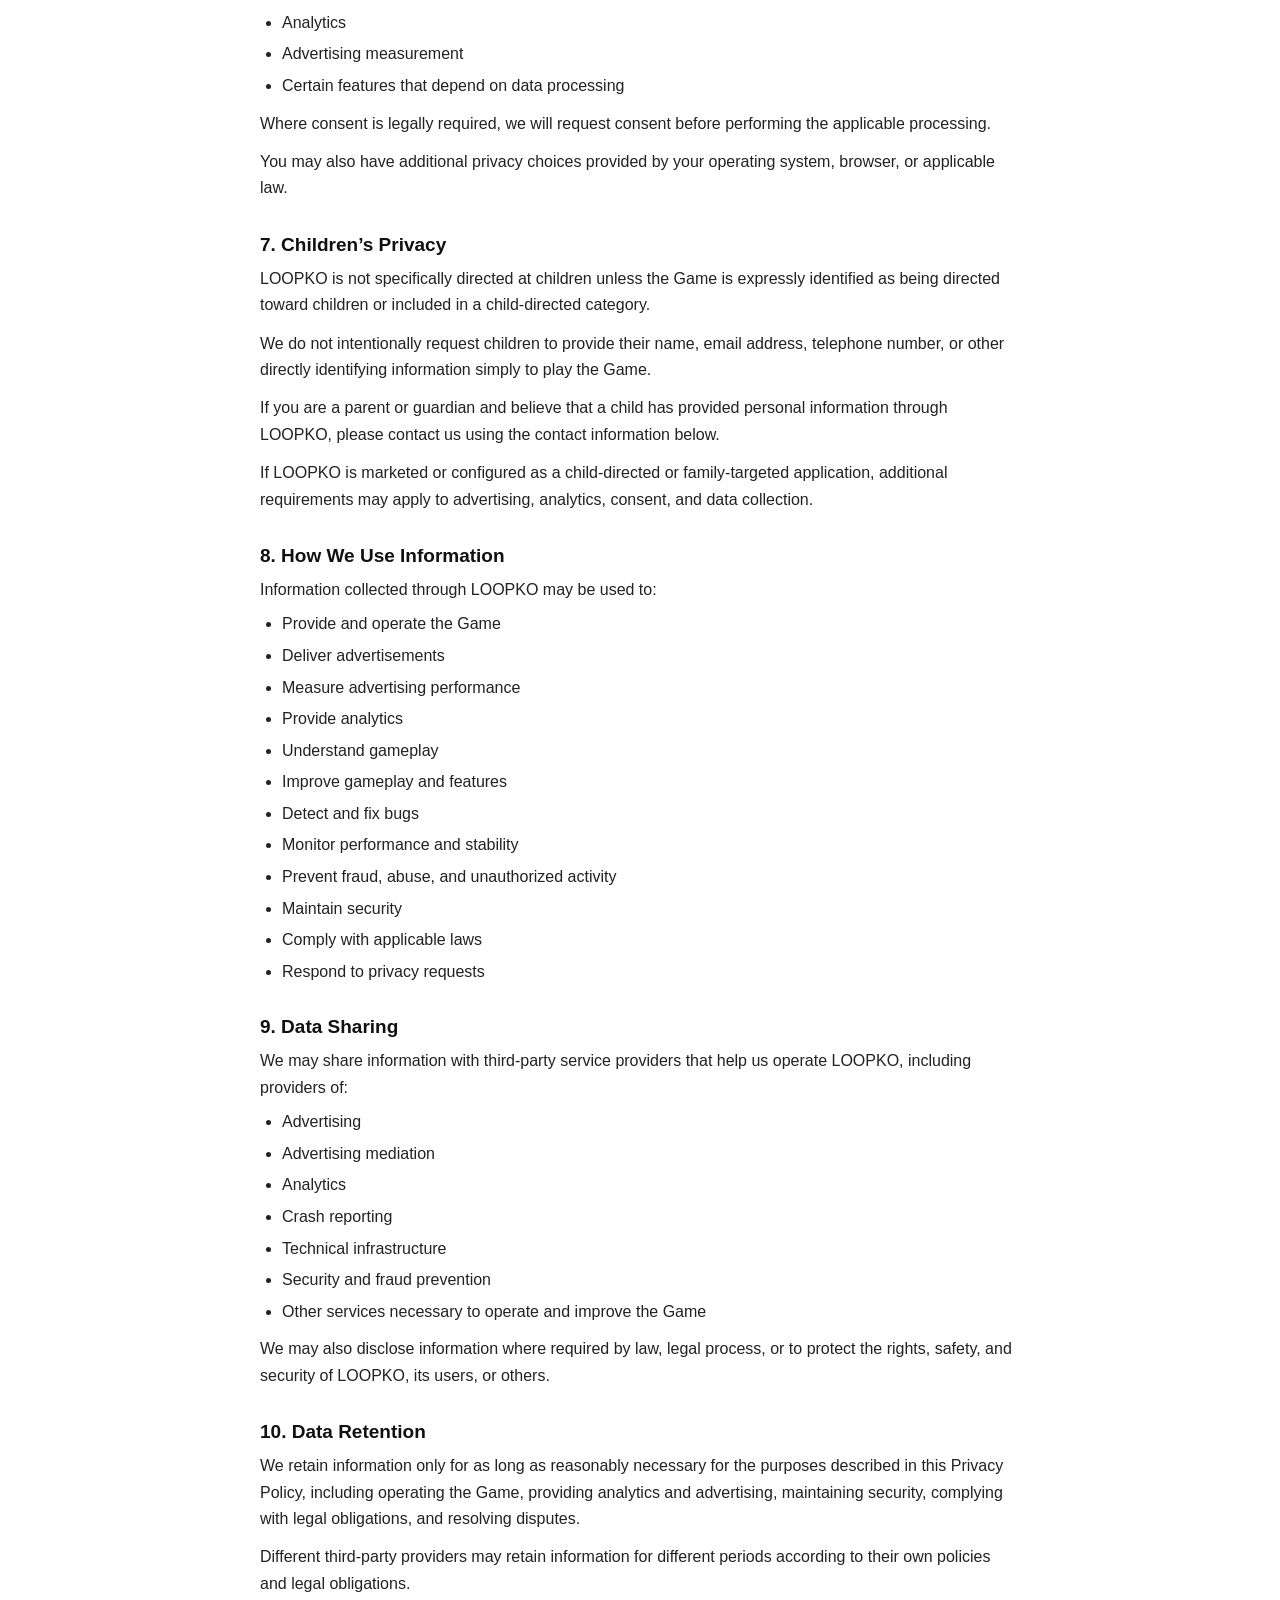
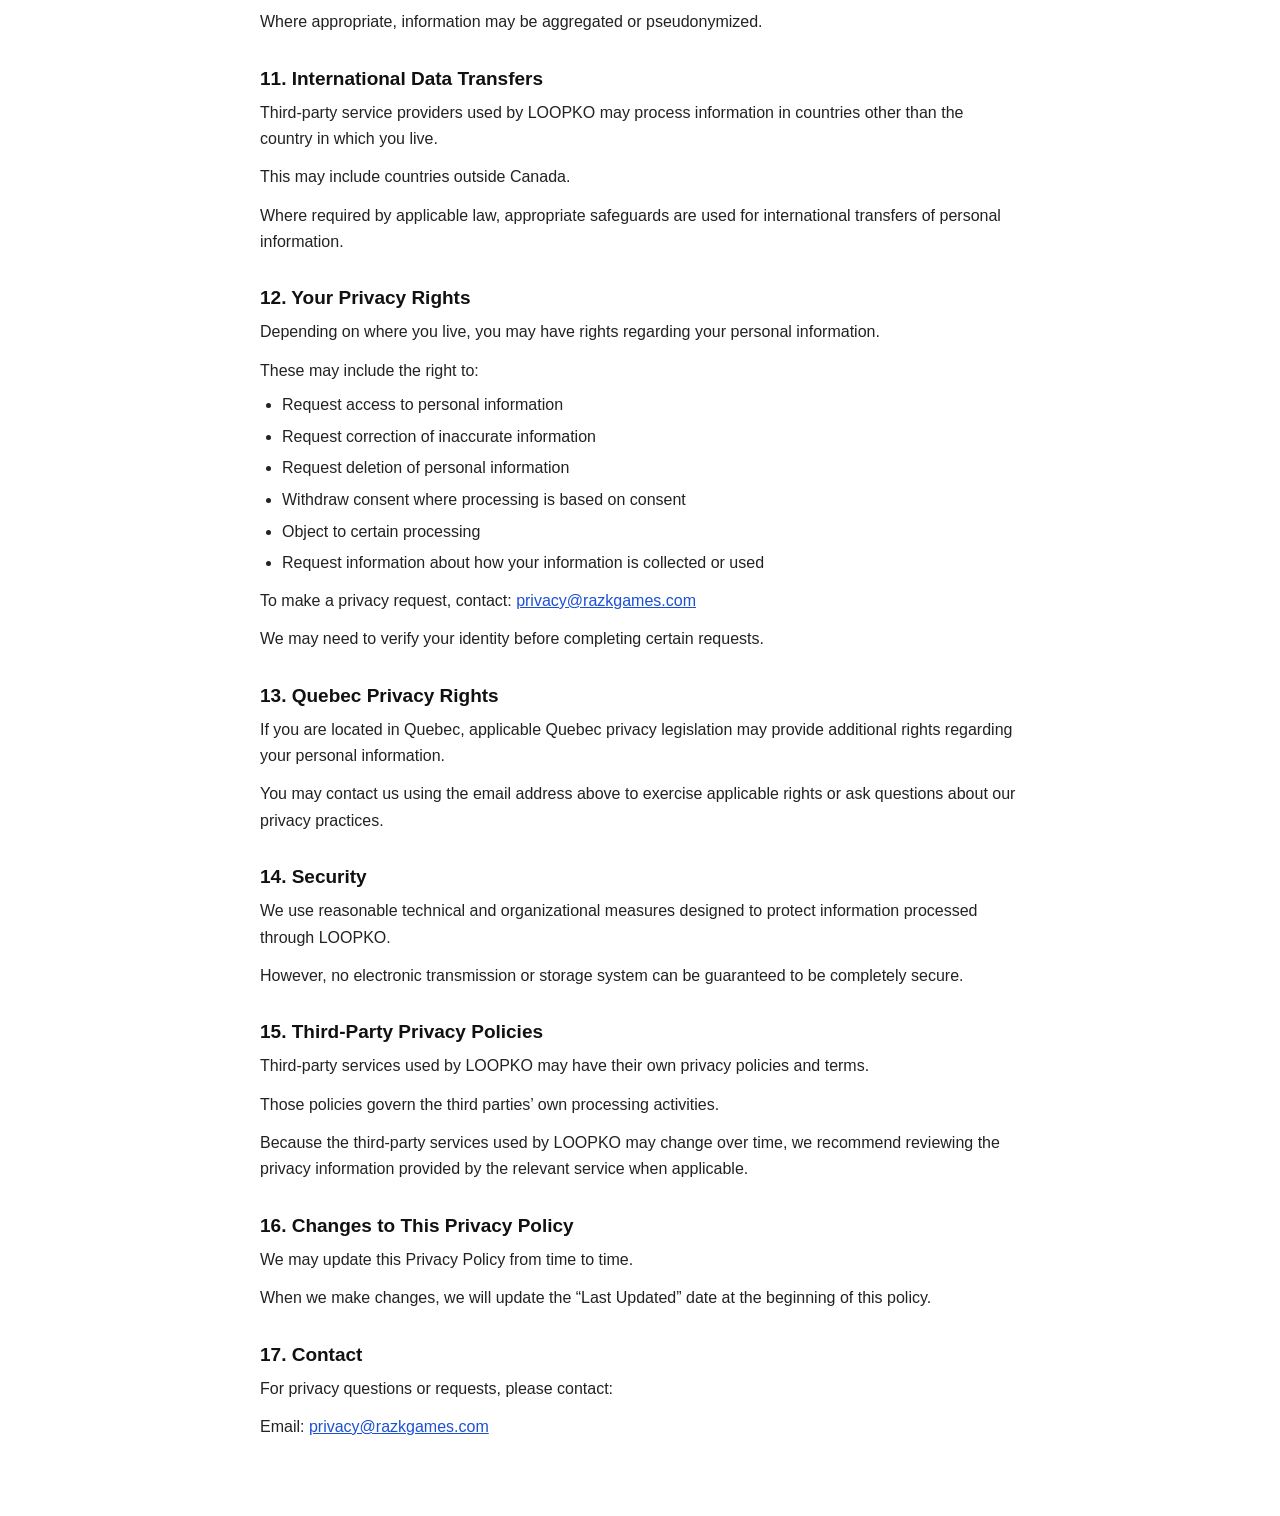
<file: privacy.html>
<!DOCTYPE html>
<html lang="en">
<head>
<meta charset="utf-8">
<meta name="viewport" content="width=device-width, initial-scale=1">
<meta name="robots" content="noindex">
<title>LOOPKO — Privacy Policy</title>
<style>
  html, body { margin: 0; padding: 0; background: #ffffff; -webkit-text-size-adjust: 100%; }
  * { box-sizing: border-box; }
  a { color: #1a4fd6; }
  a:hover { color: #0f2f8c; }
</style>
</head>
<body>
<div style="background:#ffffff;color:#222222;font-family:Helvetica, Arial, sans-serif;padding:28px 18px 64px">
<div style="max-width:760px;margin:0 auto">

  <h1 style="font-size:26px;line-height:1.25;font-weight:700;margin:0 0 6px;color:#111111">LOOPKO Privacy Policy</h1>
  <p style="font-size:14px;color:#666666;margin:0 0 26px">Last Updated: September 20, 2026</p>

  <p style="font-size:16px;line-height:1.65;margin:0 0 12px">This Privacy Policy explains how LOOPKO (“LOOPKO”, “we”, “us”, or “our”) collects, uses, and shares information when you use the LOOPKO mobile game (the “Game”) on iOS or Android.</p>
  <p style="font-size:16px;line-height:1.65;margin:0 0 12px">By using LOOPKO, you acknowledge the practices described in this Privacy Policy.</p>

  <h2 style="font-size:19px;font-weight:700;margin:32px 0 10px;color:#111111">1. Information We Collect</h2>
  <p style="font-size:16px;line-height:1.65;margin:0 0 12px">LOOPKO may collect certain information automatically when you use the Game.</p>
  <p style="font-size:16px;line-height:1.65;margin:0 0 8px">Depending on your device, operating system, location, consent choices, and the services enabled in the Game, this may include:</p>
  <ul style="margin:0 0 12px;padding-left:22px">
    <li style="font-size:16px;line-height:1.6;margin-bottom:6px">Device type and model</li>
    <li style="font-size:16px;line-height:1.6;margin-bottom:6px">Operating system and version</li>
    <li style="font-size:16px;line-height:1.6;margin-bottom:6px">Game version</li>
    <li style="font-size:16px;line-height:1.6;margin-bottom:6px">Language and country or region</li>
    <li style="font-size:16px;line-height:1.6;margin-bottom:6px">IP address</li>
    <li style="font-size:16px;line-height:1.6;margin-bottom:6px">Advertising identifiers, where permitted</li>
    <li style="font-size:16px;line-height:1.6;margin-bottom:6px">App or installation identifiers</li>
    <li style="font-size:16px;line-height:1.6;margin-bottom:6px">Approximate location derived from IP address</li>
    <li style="font-size:16px;line-height:1.6;margin-bottom:6px">Network and connection information</li>
    <li style="font-size:16px;line-height:1.6;margin-bottom:6px">Technical and diagnostic information</li>
    <li style="font-size:16px;line-height:1.6;margin-bottom:6px">Crash and performance information</li>
    <li style="font-size:16px;line-height:1.6;margin-bottom:6px">Gameplay and usage information</li>
    <li style="font-size:16px;line-height:1.6;margin-bottom:6px">Advertising interaction information</li>
  </ul>
  <p style="font-size:16px;line-height:1.65;margin:0 0 12px">LOOPKO does not require you to create an account in order to play the Game.</p>
  <p style="font-size:16px;line-height:1.65;margin:0 0 12px">We do not intentionally request your name, postal address, telephone number, or email address simply to play LOOPKO.</p>

  <h2 style="font-size:19px;font-weight:700;margin:32px 0 10px;color:#111111">2. Gameplay and Analytics</h2>
  <p style="font-size:16px;line-height:1.65;margin:0 0 12px">LOOPKO uses third-party analytics technology to understand how players use the Game and to improve its performance and gameplay.</p>
  <p style="font-size:16px;line-height:1.65;margin:0 0 8px">Analytics information may include:</p>
  <ul style="margin:0 0 12px;padding-left:22px">
    <li style="font-size:16px;line-height:1.6;margin-bottom:6px">Game sessions</li>
    <li style="font-size:16px;line-height:1.6;margin-bottom:6px">Gameplay events</li>
    <li style="font-size:16px;line-height:1.6;margin-bottom:6px">Scores and progression</li>
    <li style="font-size:16px;line-height:1.6;margin-bottom:6px">Features used</li>
    <li style="font-size:16px;line-height:1.6;margin-bottom:6px">Game performance</li>
    <li style="font-size:16px;line-height:1.6;margin-bottom:6px">Crash and diagnostic information</li>
    <li style="font-size:16px;line-height:1.6;margin-bottom:6px">Device and technical information</li>
    <li style="font-size:16px;line-height:1.6;margin-bottom:6px">Other pseudonymous or aggregated gameplay information</li>
  </ul>
  <p style="font-size:16px;line-height:1.65;margin:0 0 8px">We use analytics information to:</p>
  <ul style="margin:0 0 12px;padding-left:22px">
    <li style="font-size:16px;line-height:1.6;margin-bottom:6px">Improve gameplay</li>
    <li style="font-size:16px;line-height:1.6;margin-bottom:6px">Understand how features are used</li>
    <li style="font-size:16px;line-height:1.6;margin-bottom:6px">Identify bugs and technical problems</li>
    <li style="font-size:16px;line-height:1.6;margin-bottom:6px">Improve performance and stability</li>
    <li style="font-size:16px;line-height:1.6;margin-bottom:6px">Analyze aggregate gameplay patterns</li>
    <li style="font-size:16px;line-height:1.6;margin-bottom:6px">Develop and improve future features</li>
  </ul>
  <p style="font-size:16px;line-height:1.65;margin:0 0 12px">Analytics providers may process this information on our behalf.</p>

  <h2 style="font-size:19px;font-weight:700;margin:32px 0 10px;color:#111111">3. Advertising</h2>
  <p style="font-size:16px;line-height:1.65;margin:0 0 12px">LOOPKO is supported by advertising.</p>
  <p style="font-size:16px;line-height:1.65;margin:0 0 12px">We may use third-party advertising providers and advertising mediation services to display, deliver, measure, and optimize advertisements in the Game.</p>
  <p style="font-size:16px;line-height:1.65;margin:0 0 8px">These services may process information such as:</p>
  <ul style="margin:0 0 12px;padding-left:22px">
    <li style="font-size:16px;line-height:1.6;margin-bottom:6px">Advertising identifiers</li>
    <li style="font-size:16px;line-height:1.6;margin-bottom:6px">Device information</li>
    <li style="font-size:16px;line-height:1.6;margin-bottom:6px">IP address</li>
    <li style="font-size:16px;line-height:1.6;margin-bottom:6px">Approximate location</li>
    <li style="font-size:16px;line-height:1.6;margin-bottom:6px">Game or app information</li>
    <li style="font-size:16px;line-height:1.6;margin-bottom:6px">Advertising interactions</li>
    <li style="font-size:16px;line-height:1.6;margin-bottom:6px">Technical information</li>
    <li style="font-size:16px;line-height:1.6;margin-bottom:6px">Information used to determine whether an advertisement was displayed or interacted with</li>
  </ul>
  <p style="font-size:16px;line-height:1.65;margin:0 0 12px">Depending on your location, device settings, consent choices, and applicable law, advertisements may be personalized or non-personalized.</p>
  <p style="font-size:16px;line-height:1.65;margin:0 0 12px">We do not directly sell your personal information to advertisers.</p>
  <p style="font-size:16px;line-height:1.65;margin:0 0 12px">Advertising providers may process information according to their own privacy policies and applicable laws.</p>

  <h2 style="font-size:19px;font-weight:700;margin:32px 0 10px;color:#111111">4. Third-Party Services</h2>
  <p style="font-size:16px;line-height:1.65;margin:0 0 12px">LOOPKO uses third-party service providers to operate, analyze, and monetize the Game.</p>
  <p style="font-size:16px;line-height:1.65;margin:0 0 8px">These may include providers in the following categories:</p>
  <ul style="margin:0 0 12px;padding-left:22px">
    <li style="font-size:16px;line-height:1.6;margin-bottom:6px">Advertising networks</li>
    <li style="font-size:16px;line-height:1.6;margin-bottom:6px">Advertising mediation platforms</li>
    <li style="font-size:16px;line-height:1.6;margin-bottom:6px">Analytics providers</li>
    <li style="font-size:16px;line-height:1.6;margin-bottom:6px">Crash and performance services</li>
    <li style="font-size:16px;line-height:1.6;margin-bottom:6px">App platform services</li>
    <li style="font-size:16px;line-height:1.6;margin-bottom:6px">Other technical service providers necessary to operate the Game</li>
  </ul>
  <p style="font-size:16px;line-height:1.65;margin:0 0 12px">These providers may receive or collect information through software development kits (SDKs) or other technologies integrated into LOOPKO.</p>
  <p style="font-size:16px;line-height:1.65;margin:0 0 12px">We select and configure these services in accordance with applicable privacy requirements.</p>
  <p style="font-size:16px;line-height:1.65;margin:0 0 12px">Third-party providers may process information according to their own privacy policies and contractual obligations.</p>
  <p style="font-size:16px;line-height:1.65;margin:0 0 12px">The specific third-party services used by LOOPKO may change over time.</p>

  <h2 style="font-size:19px;font-weight:700;margin:32px 0 10px;color:#111111">5. iOS Tracking and Advertising</h2>
  <p style="font-size:16px;line-height:1.65;margin:0 0 12px">On Apple devices, LOOPKO may request permission through Apple’s App Tracking Transparency framework where required.</p>
  <p style="font-size:16px;line-height:1.65;margin:0 0 12px">Tracking may involve linking information from LOOPKO with information from other companies’ apps, websites, or services for purposes such as targeted advertising or advertising measurement.</p>
  <p style="font-size:16px;line-height:1.65;margin:0 0 12px">If permission is required and you do not grant it, LOOPKO will not perform tracking covered by Apple’s App Tracking Transparency requirements.</p>
  <p style="font-size:16px;line-height:1.65;margin:0 0 12px">You can change your tracking preferences at any time through your device settings.</p>
  <p style="font-size:16px;line-height:1.65;margin:0 0 12px">Apple explains that developers are responsible for the data collection and tracking practices of third-party SDKs included in their apps.</p>

  <h2 style="font-size:19px;font-weight:700;margin:32px 0 10px;color:#111111">6. Privacy Choices and Consent</h2>
  <p style="font-size:16px;line-height:1.65;margin:0 0 12px">Depending on your location and applicable laws, LOOPKO may display a privacy or consent notice before certain information is collected or used.</p>
  <p style="font-size:16px;line-height:1.65;margin:0 0 8px">Your choices may affect:</p>
  <ul style="margin:0 0 12px;padding-left:22px">
    <li style="font-size:16px;line-height:1.6;margin-bottom:6px">Personalized advertising</li>
    <li style="font-size:16px;line-height:1.6;margin-bottom:6px">Analytics</li>
    <li style="font-size:16px;line-height:1.6;margin-bottom:6px">Advertising measurement</li>
    <li style="font-size:16px;line-height:1.6;margin-bottom:6px">Certain features that depend on data processing</li>
  </ul>
  <p style="font-size:16px;line-height:1.65;margin:0 0 12px">Where consent is legally required, we will request consent before performing the applicable processing.</p>
  <p style="font-size:16px;line-height:1.65;margin:0 0 12px">You may also have additional privacy choices provided by your operating system, browser, or applicable law.</p>

  <h2 style="font-size:19px;font-weight:700;margin:32px 0 10px;color:#111111">7. Children’s Privacy</h2>
  <p style="font-size:16px;line-height:1.65;margin:0 0 12px">LOOPKO is not specifically directed at children unless the Game is expressly identified as being directed toward children or included in a child-directed category.</p>
  <p style="font-size:16px;line-height:1.65;margin:0 0 12px">We do not intentionally request children to provide their name, email address, telephone number, or other directly identifying information simply to play the Game.</p>
  <p style="font-size:16px;line-height:1.65;margin:0 0 12px">If you are a parent or guardian and believe that a child has provided personal information through LOOPKO, please contact us using the contact information below.</p>
  <p style="font-size:16px;line-height:1.65;margin:0 0 12px">If LOOPKO is marketed or configured as a child-directed or family-targeted application, additional requirements may apply to advertising, analytics, consent, and data collection.</p>

  <h2 style="font-size:19px;font-weight:700;margin:32px 0 10px;color:#111111">8. How We Use Information</h2>
  <p style="font-size:16px;line-height:1.65;margin:0 0 8px">Information collected through LOOPKO may be used to:</p>
  <ul style="margin:0 0 12px;padding-left:22px">
    <li style="font-size:16px;line-height:1.6;margin-bottom:6px">Provide and operate the Game</li>
    <li style="font-size:16px;line-height:1.6;margin-bottom:6px">Deliver advertisements</li>
    <li style="font-size:16px;line-height:1.6;margin-bottom:6px">Measure advertising performance</li>
    <li style="font-size:16px;line-height:1.6;margin-bottom:6px">Provide analytics</li>
    <li style="font-size:16px;line-height:1.6;margin-bottom:6px">Understand gameplay</li>
    <li style="font-size:16px;line-height:1.6;margin-bottom:6px">Improve gameplay and features</li>
    <li style="font-size:16px;line-height:1.6;margin-bottom:6px">Detect and fix bugs</li>
    <li style="font-size:16px;line-height:1.6;margin-bottom:6px">Monitor performance and stability</li>
    <li style="font-size:16px;line-height:1.6;margin-bottom:6px">Prevent fraud, abuse, and unauthorized activity</li>
    <li style="font-size:16px;line-height:1.6;margin-bottom:6px">Maintain security</li>
    <li style="font-size:16px;line-height:1.6;margin-bottom:6px">Comply with applicable laws</li>
    <li style="font-size:16px;line-height:1.6;margin-bottom:6px">Respond to privacy requests</li>
  </ul>

  <h2 style="font-size:19px;font-weight:700;margin:32px 0 10px;color:#111111">9. Data Sharing</h2>
  <p style="font-size:16px;line-height:1.65;margin:0 0 8px">We may share information with third-party service providers that help us operate LOOPKO, including providers of:</p>
  <ul style="margin:0 0 12px;padding-left:22px">
    <li style="font-size:16px;line-height:1.6;margin-bottom:6px">Advertising</li>
    <li style="font-size:16px;line-height:1.6;margin-bottom:6px">Advertising mediation</li>
    <li style="font-size:16px;line-height:1.6;margin-bottom:6px">Analytics</li>
    <li style="font-size:16px;line-height:1.6;margin-bottom:6px">Crash reporting</li>
    <li style="font-size:16px;line-height:1.6;margin-bottom:6px">Technical infrastructure</li>
    <li style="font-size:16px;line-height:1.6;margin-bottom:6px">Security and fraud prevention</li>
    <li style="font-size:16px;line-height:1.6;margin-bottom:6px">Other services necessary to operate and improve the Game</li>
  </ul>
  <p style="font-size:16px;line-height:1.65;margin:0 0 12px">We may also disclose information where required by law, legal process, or to protect the rights, safety, and security of LOOPKO, its users, or others.</p>

  <h2 style="font-size:19px;font-weight:700;margin:32px 0 10px;color:#111111">10. Data Retention</h2>
  <p style="font-size:16px;line-height:1.65;margin:0 0 12px">We retain information only for as long as reasonably necessary for the purposes described in this Privacy Policy, including operating the Game, providing analytics and advertising, maintaining security, complying with legal obligations, and resolving disputes.</p>
  <p style="font-size:16px;line-height:1.65;margin:0 0 12px">Different third-party providers may retain information for different periods according to their own policies and legal obligations.</p>
  <p style="font-size:16px;line-height:1.65;margin:0 0 12px">Where appropriate, information may be aggregated or pseudonymized.</p>

  <h2 style="font-size:19px;font-weight:700;margin:32px 0 10px;color:#111111">11. International Data Transfers</h2>
  <p style="font-size:16px;line-height:1.65;margin:0 0 12px">Third-party service providers used by LOOPKO may process information in countries other than the country in which you live.</p>
  <p style="font-size:16px;line-height:1.65;margin:0 0 12px">This may include countries outside Canada.</p>
  <p style="font-size:16px;line-height:1.65;margin:0 0 12px">Where required by applicable law, appropriate safeguards are used for international transfers of personal information.</p>

  <h2 style="font-size:19px;font-weight:700;margin:32px 0 10px;color:#111111">12. Your Privacy Rights</h2>
  <p style="font-size:16px;line-height:1.65;margin:0 0 12px">Depending on where you live, you may have rights regarding your personal information.</p>
  <p style="font-size:16px;line-height:1.65;margin:0 0 8px">These may include the right to:</p>
  <ul style="margin:0 0 12px;padding-left:22px">
    <li style="font-size:16px;line-height:1.6;margin-bottom:6px">Request access to personal information</li>
    <li style="font-size:16px;line-height:1.6;margin-bottom:6px">Request correction of inaccurate information</li>
    <li style="font-size:16px;line-height:1.6;margin-bottom:6px">Request deletion of personal information</li>
    <li style="font-size:16px;line-height:1.6;margin-bottom:6px">Withdraw consent where processing is based on consent</li>
    <li style="font-size:16px;line-height:1.6;margin-bottom:6px">Object to certain processing</li>
    <li style="font-size:16px;line-height:1.6;margin-bottom:6px">Request information about how your information is collected or used</li>
  </ul>
  <p style="font-size:16px;line-height:1.65;margin:0 0 12px;word-wrap:break-word">To make a privacy request, contact: <a href="mailto:privacy@razkgames.com">privacy@razkgames.com</a></p>
  <p style="font-size:16px;line-height:1.65;margin:0 0 12px">We may need to verify your identity before completing certain requests.</p>

  <h2 style="font-size:19px;font-weight:700;margin:32px 0 10px;color:#111111">13. Quebec Privacy Rights</h2>
  <p style="font-size:16px;line-height:1.65;margin:0 0 12px">If you are located in Quebec, applicable Quebec privacy legislation may provide additional rights regarding your personal information.</p>
  <p style="font-size:16px;line-height:1.65;margin:0 0 12px">You may contact us using the email address above to exercise applicable rights or ask questions about our privacy practices.</p>

  <h2 style="font-size:19px;font-weight:700;margin:32px 0 10px;color:#111111">14. Security</h2>
  <p style="font-size:16px;line-height:1.65;margin:0 0 12px">We use reasonable technical and organizational measures designed to protect information processed through LOOPKO.</p>
  <p style="font-size:16px;line-height:1.65;margin:0 0 12px">However, no electronic transmission or storage system can be guaranteed to be completely secure.</p>

  <h2 style="font-size:19px;font-weight:700;margin:32px 0 10px;color:#111111">15. Third-Party Privacy Policies</h2>
  <p style="font-size:16px;line-height:1.65;margin:0 0 12px">Third-party services used by LOOPKO may have their own privacy policies and terms.</p>
  <p style="font-size:16px;line-height:1.65;margin:0 0 12px">Those policies govern the third parties’ own processing activities.</p>
  <p style="font-size:16px;line-height:1.65;margin:0 0 12px">Because the third-party services used by LOOPKO may change over time, we recommend reviewing the privacy information provided by the relevant service when applicable.</p>

  <h2 style="font-size:19px;font-weight:700;margin:32px 0 10px;color:#111111">16. Changes to This Privacy Policy</h2>
  <p style="font-size:16px;line-height:1.65;margin:0 0 12px">We may update this Privacy Policy from time to time.</p>
  <p style="font-size:16px;line-height:1.65;margin:0 0 12px">When we make changes, we will update the “Last Updated” date at the beginning of this policy.</p>

  <h2 style="font-size:19px;font-weight:700;margin:32px 0 10px;color:#111111">17. Contact</h2>
  <p style="font-size:16px;line-height:1.65;margin:0 0 12px">For privacy questions or requests, please contact:</p>
  <p style="font-size:16px;line-height:1.65;margin:0 0 12px;word-wrap:break-word">Email: <a href="mailto:privacy@razkgames.com">privacy@razkgames.com</a></p>

</div>
</div>
</body>
</html>
</file>
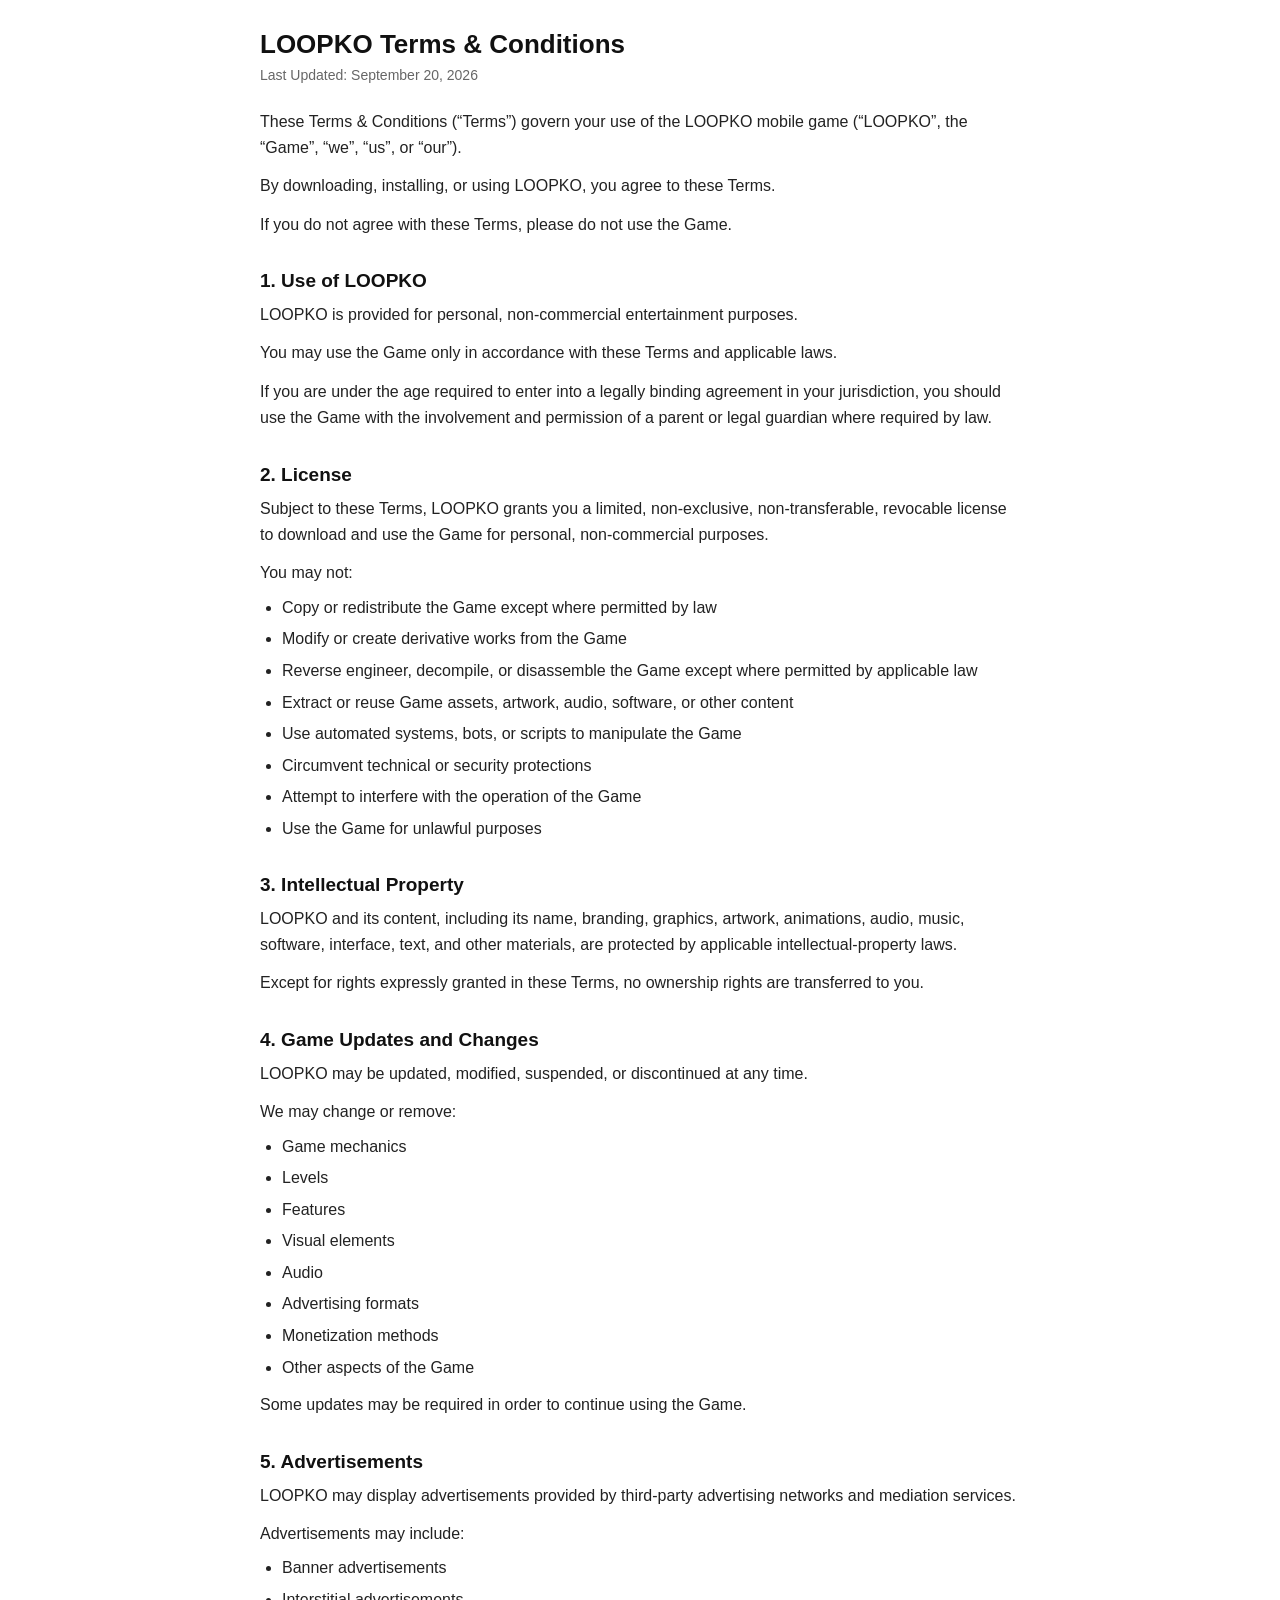
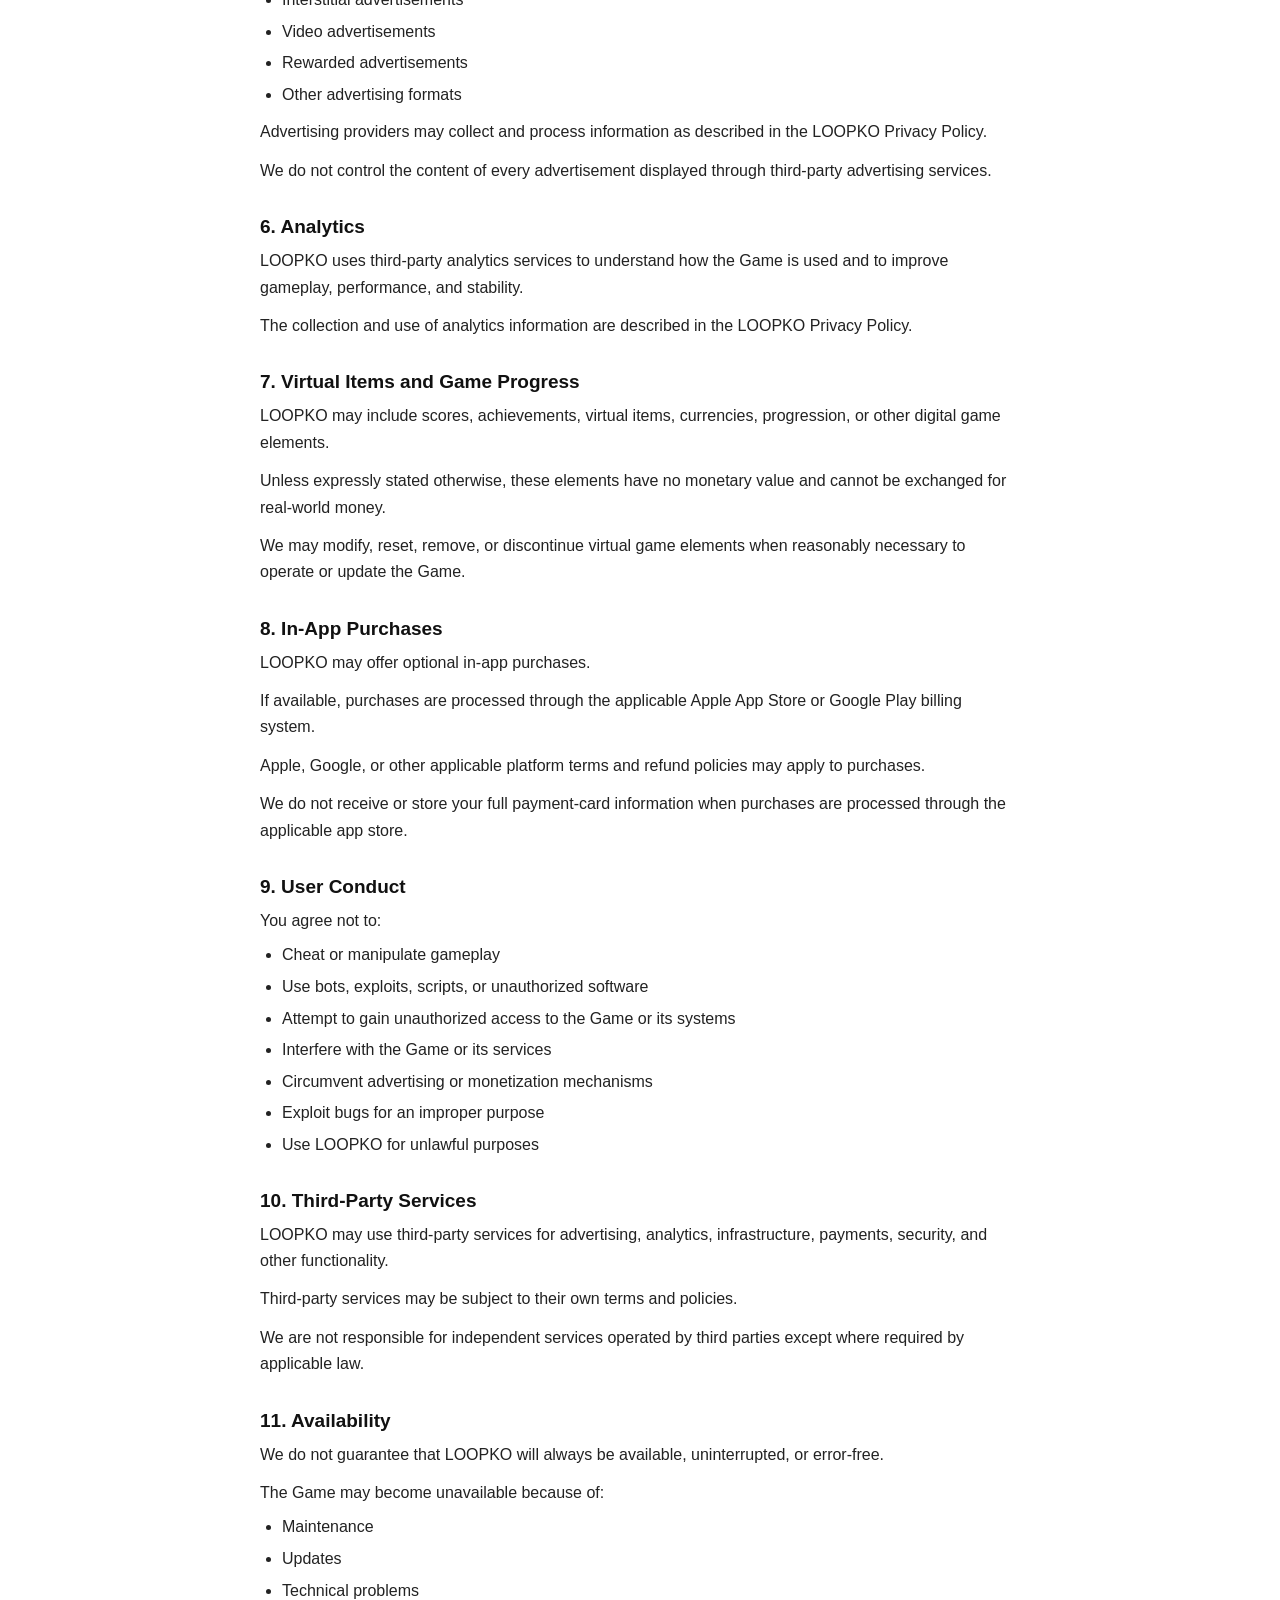
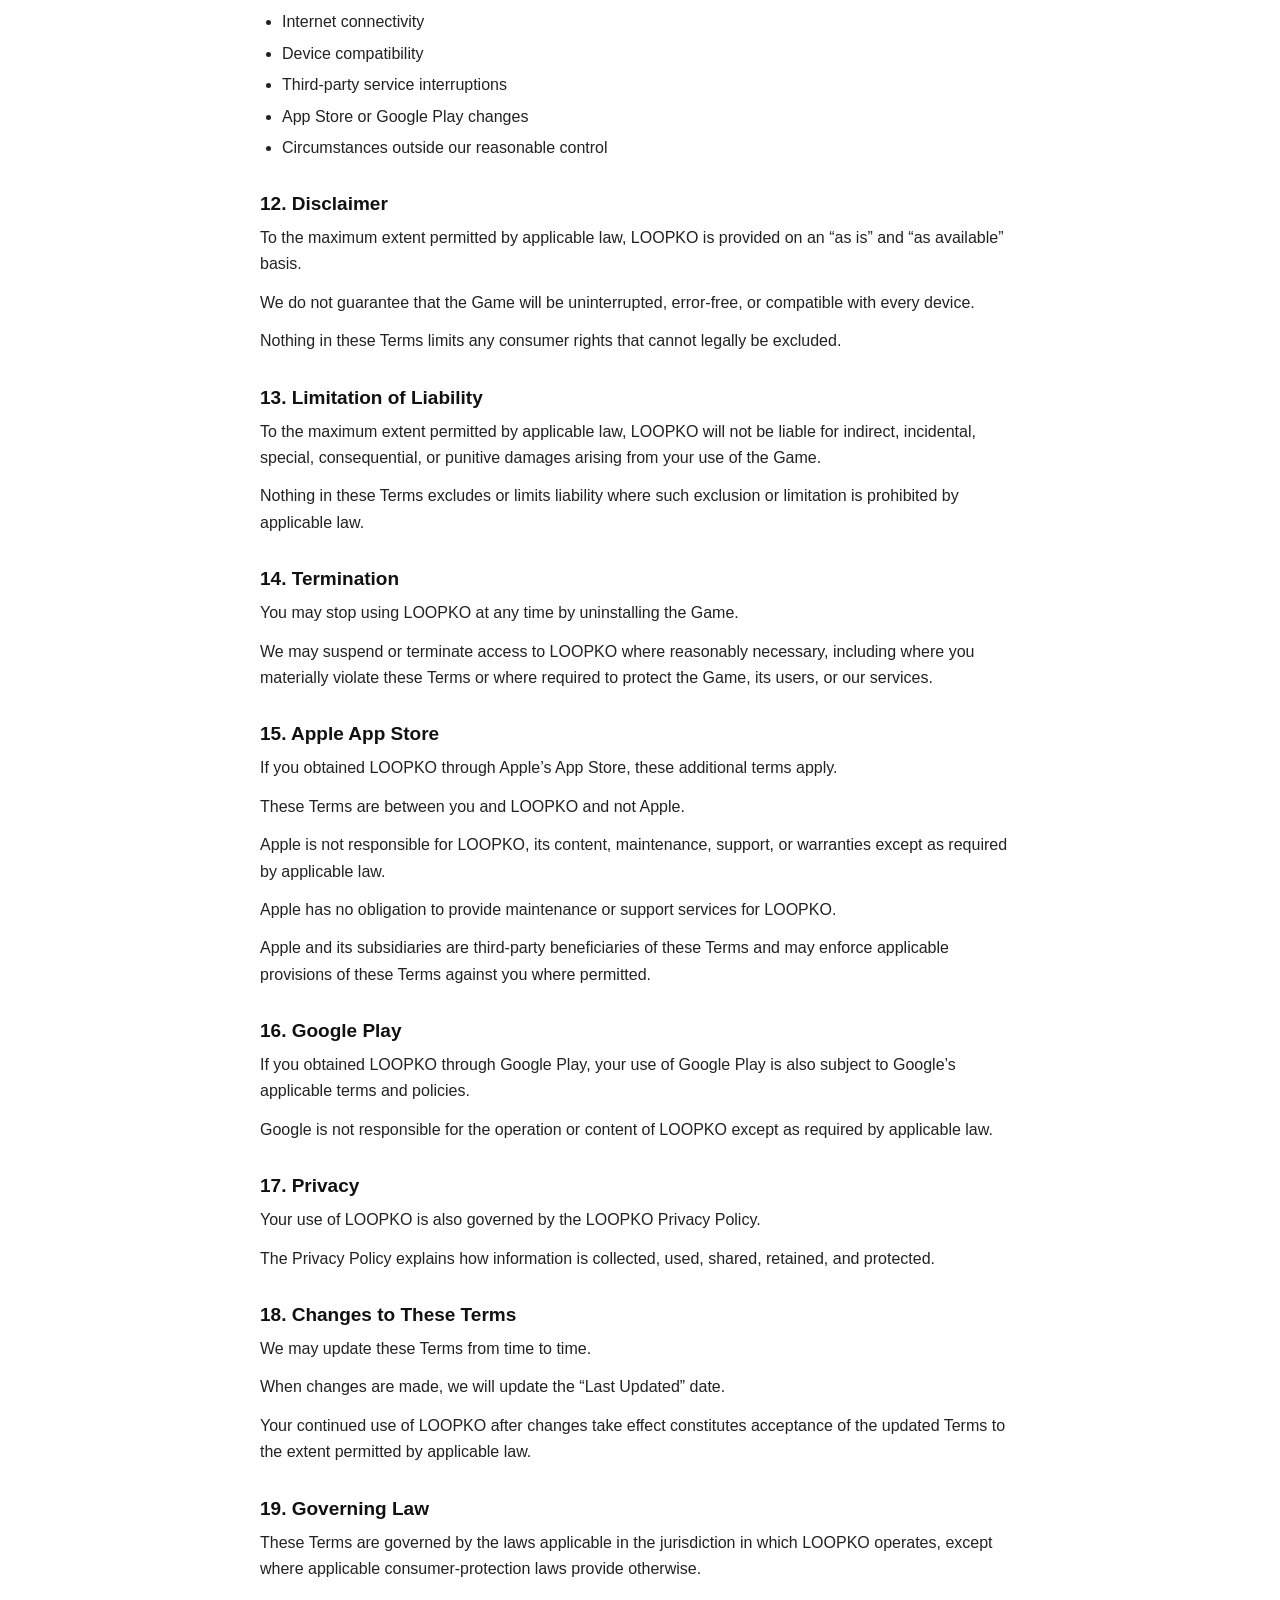
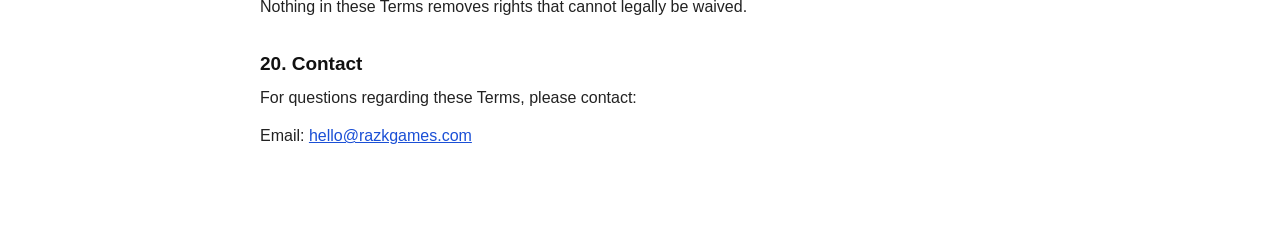
<file: service.html>
<!DOCTYPE html>
<html lang="en">
<head>
<meta charset="utf-8">
<meta name="viewport" content="width=device-width, initial-scale=1">
<meta name="robots" content="noindex">
<title>LOOPKO — Terms &amp; Conditions</title>
<style>
  html, body { margin: 0; padding: 0; background: #ffffff; -webkit-text-size-adjust: 100%; }
  * { box-sizing: border-box; }
  a { color: #1a4fd6; }
  a:hover { color: #0f2f8c; }
</style>
</head>
<body>
<div style="background:#ffffff;color:#222222;font-family:Helvetica, Arial, sans-serif;padding:28px 18px 64px">
<div style="max-width:760px;margin:0 auto">

  <h1 style="font-size:26px;line-height:1.25;font-weight:700;margin:0 0 6px;color:#111111">LOOPKO Terms &amp; Conditions</h1>
  <p style="font-size:14px;color:#666666;margin:0 0 26px">Last Updated: September 20, 2026</p>

  <p style="font-size:16px;line-height:1.65;margin:0 0 12px">These Terms &amp; Conditions (“Terms”) govern your use of the LOOPKO mobile game (“LOOPKO”, the “Game”, “we”, “us”, or “our”).</p>
  <p style="font-size:16px;line-height:1.65;margin:0 0 12px">By downloading, installing, or using LOOPKO, you agree to these Terms.</p>
  <p style="font-size:16px;line-height:1.65;margin:0 0 12px">If you do not agree with these Terms, please do not use the Game.</p>

  <h2 style="font-size:19px;font-weight:700;margin:32px 0 10px;color:#111111">1. Use of LOOPKO</h2>
  <p style="font-size:16px;line-height:1.65;margin:0 0 12px">LOOPKO is provided for personal, non-commercial entertainment purposes.</p>
  <p style="font-size:16px;line-height:1.65;margin:0 0 12px">You may use the Game only in accordance with these Terms and applicable laws.</p>
  <p style="font-size:16px;line-height:1.65;margin:0 0 12px">If you are under the age required to enter into a legally binding agreement in your jurisdiction, you should use the Game with the involvement and permission of a parent or legal guardian where required by law.</p>

  <h2 style="font-size:19px;font-weight:700;margin:32px 0 10px;color:#111111">2. License</h2>
  <p style="font-size:16px;line-height:1.65;margin:0 0 12px">Subject to these Terms, LOOPKO grants you a limited, non-exclusive, non-transferable, revocable license to download and use the Game for personal, non-commercial purposes.</p>
  <p style="font-size:16px;line-height:1.65;margin:0 0 8px">You may not:</p>
  <ul style="margin:0 0 12px;padding-left:22px">
    <li style="font-size:16px;line-height:1.6;margin-bottom:6px">Copy or redistribute the Game except where permitted by law</li>
    <li style="font-size:16px;line-height:1.6;margin-bottom:6px">Modify or create derivative works from the Game</li>
    <li style="font-size:16px;line-height:1.6;margin-bottom:6px">Reverse engineer, decompile, or disassemble the Game except where permitted by applicable law</li>
    <li style="font-size:16px;line-height:1.6;margin-bottom:6px">Extract or reuse Game assets, artwork, audio, software, or other content</li>
    <li style="font-size:16px;line-height:1.6;margin-bottom:6px">Use automated systems, bots, or scripts to manipulate the Game</li>
    <li style="font-size:16px;line-height:1.6;margin-bottom:6px">Circumvent technical or security protections</li>
    <li style="font-size:16px;line-height:1.6;margin-bottom:6px">Attempt to interfere with the operation of the Game</li>
    <li style="font-size:16px;line-height:1.6;margin-bottom:6px">Use the Game for unlawful purposes</li>
  </ul>

  <h2 style="font-size:19px;font-weight:700;margin:32px 0 10px;color:#111111">3. Intellectual Property</h2>
  <p style="font-size:16px;line-height:1.65;margin:0 0 12px">LOOPKO and its content, including its name, branding, graphics, artwork, animations, audio, music, software, interface, text, and other materials, are protected by applicable intellectual-property laws.</p>
  <p style="font-size:16px;line-height:1.65;margin:0 0 12px">Except for rights expressly granted in these Terms, no ownership rights are transferred to you.</p>

  <h2 style="font-size:19px;font-weight:700;margin:32px 0 10px;color:#111111">4. Game Updates and Changes</h2>
  <p style="font-size:16px;line-height:1.65;margin:0 0 12px">LOOPKO may be updated, modified, suspended, or discontinued at any time.</p>
  <p style="font-size:16px;line-height:1.65;margin:0 0 8px">We may change or remove:</p>
  <ul style="margin:0 0 12px;padding-left:22px">
    <li style="font-size:16px;line-height:1.6;margin-bottom:6px">Game mechanics</li>
    <li style="font-size:16px;line-height:1.6;margin-bottom:6px">Levels</li>
    <li style="font-size:16px;line-height:1.6;margin-bottom:6px">Features</li>
    <li style="font-size:16px;line-height:1.6;margin-bottom:6px">Visual elements</li>
    <li style="font-size:16px;line-height:1.6;margin-bottom:6px">Audio</li>
    <li style="font-size:16px;line-height:1.6;margin-bottom:6px">Advertising formats</li>
    <li style="font-size:16px;line-height:1.6;margin-bottom:6px">Monetization methods</li>
    <li style="font-size:16px;line-height:1.6;margin-bottom:6px">Other aspects of the Game</li>
  </ul>
  <p style="font-size:16px;line-height:1.65;margin:0 0 12px">Some updates may be required in order to continue using the Game.</p>

  <h2 style="font-size:19px;font-weight:700;margin:32px 0 10px;color:#111111">5. Advertisements</h2>
  <p style="font-size:16px;line-height:1.65;margin:0 0 12px">LOOPKO may display advertisements provided by third-party advertising networks and mediation services.</p>
  <p style="font-size:16px;line-height:1.65;margin:0 0 8px">Advertisements may include:</p>
  <ul style="margin:0 0 12px;padding-left:22px">
    <li style="font-size:16px;line-height:1.6;margin-bottom:6px">Banner advertisements</li>
    <li style="font-size:16px;line-height:1.6;margin-bottom:6px">Interstitial advertisements</li>
    <li style="font-size:16px;line-height:1.6;margin-bottom:6px">Video advertisements</li>
    <li style="font-size:16px;line-height:1.6;margin-bottom:6px">Rewarded advertisements</li>
    <li style="font-size:16px;line-height:1.6;margin-bottom:6px">Other advertising formats</li>
  </ul>
  <p style="font-size:16px;line-height:1.65;margin:0 0 12px">Advertising providers may collect and process information as described in the LOOPKO Privacy Policy.</p>
  <p style="font-size:16px;line-height:1.65;margin:0 0 12px">We do not control the content of every advertisement displayed through third-party advertising services.</p>

  <h2 style="font-size:19px;font-weight:700;margin:32px 0 10px;color:#111111">6. Analytics</h2>
  <p style="font-size:16px;line-height:1.65;margin:0 0 12px">LOOPKO uses third-party analytics services to understand how the Game is used and to improve gameplay, performance, and stability.</p>
  <p style="font-size:16px;line-height:1.65;margin:0 0 12px">The collection and use of analytics information are described in the LOOPKO Privacy Policy.</p>

  <h2 style="font-size:19px;font-weight:700;margin:32px 0 10px;color:#111111">7. Virtual Items and Game Progress</h2>
  <p style="font-size:16px;line-height:1.65;margin:0 0 12px">LOOPKO may include scores, achievements, virtual items, currencies, progression, or other digital game elements.</p>
  <p style="font-size:16px;line-height:1.65;margin:0 0 12px">Unless expressly stated otherwise, these elements have no monetary value and cannot be exchanged for real-world money.</p>
  <p style="font-size:16px;line-height:1.65;margin:0 0 12px">We may modify, reset, remove, or discontinue virtual game elements when reasonably necessary to operate or update the Game.</p>

  <h2 style="font-size:19px;font-weight:700;margin:32px 0 10px;color:#111111">8. In-App Purchases</h2>
  <p style="font-size:16px;line-height:1.65;margin:0 0 12px">LOOPKO may offer optional in-app purchases.</p>
  <p style="font-size:16px;line-height:1.65;margin:0 0 12px">If available, purchases are processed through the applicable Apple App Store or Google Play billing system.</p>
  <p style="font-size:16px;line-height:1.65;margin:0 0 12px">Apple, Google, or other applicable platform terms and refund policies may apply to purchases.</p>
  <p style="font-size:16px;line-height:1.65;margin:0 0 12px">We do not receive or store your full payment-card information when purchases are processed through the applicable app store.</p>

  <h2 style="font-size:19px;font-weight:700;margin:32px 0 10px;color:#111111">9. User Conduct</h2>
  <p style="font-size:16px;line-height:1.65;margin:0 0 8px">You agree not to:</p>
  <ul style="margin:0 0 12px;padding-left:22px">
    <li style="font-size:16px;line-height:1.6;margin-bottom:6px">Cheat or manipulate gameplay</li>
    <li style="font-size:16px;line-height:1.6;margin-bottom:6px">Use bots, exploits, scripts, or unauthorized software</li>
    <li style="font-size:16px;line-height:1.6;margin-bottom:6px">Attempt to gain unauthorized access to the Game or its systems</li>
    <li style="font-size:16px;line-height:1.6;margin-bottom:6px">Interfere with the Game or its services</li>
    <li style="font-size:16px;line-height:1.6;margin-bottom:6px">Circumvent advertising or monetization mechanisms</li>
    <li style="font-size:16px;line-height:1.6;margin-bottom:6px">Exploit bugs for an improper purpose</li>
    <li style="font-size:16px;line-height:1.6;margin-bottom:6px">Use LOOPKO for unlawful purposes</li>
  </ul>

  <h2 style="font-size:19px;font-weight:700;margin:32px 0 10px;color:#111111">10. Third-Party Services</h2>
  <p style="font-size:16px;line-height:1.65;margin:0 0 12px">LOOPKO may use third-party services for advertising, analytics, infrastructure, payments, security, and other functionality.</p>
  <p style="font-size:16px;line-height:1.65;margin:0 0 12px">Third-party services may be subject to their own terms and policies.</p>
  <p style="font-size:16px;line-height:1.65;margin:0 0 12px">We are not responsible for independent services operated by third parties except where required by applicable law.</p>

  <h2 style="font-size:19px;font-weight:700;margin:32px 0 10px;color:#111111">11. Availability</h2>
  <p style="font-size:16px;line-height:1.65;margin:0 0 12px">We do not guarantee that LOOPKO will always be available, uninterrupted, or error-free.</p>
  <p style="font-size:16px;line-height:1.65;margin:0 0 8px">The Game may become unavailable because of:</p>
  <ul style="margin:0 0 12px;padding-left:22px">
    <li style="font-size:16px;line-height:1.6;margin-bottom:6px">Maintenance</li>
    <li style="font-size:16px;line-height:1.6;margin-bottom:6px">Updates</li>
    <li style="font-size:16px;line-height:1.6;margin-bottom:6px">Technical problems</li>
    <li style="font-size:16px;line-height:1.6;margin-bottom:6px">Internet connectivity</li>
    <li style="font-size:16px;line-height:1.6;margin-bottom:6px">Device compatibility</li>
    <li style="font-size:16px;line-height:1.6;margin-bottom:6px">Third-party service interruptions</li>
    <li style="font-size:16px;line-height:1.6;margin-bottom:6px">App Store or Google Play changes</li>
    <li style="font-size:16px;line-height:1.6;margin-bottom:6px">Circumstances outside our reasonable control</li>
  </ul>

  <h2 style="font-size:19px;font-weight:700;margin:32px 0 10px;color:#111111">12. Disclaimer</h2>
  <p style="font-size:16px;line-height:1.65;margin:0 0 12px">To the maximum extent permitted by applicable law, LOOPKO is provided on an “as is” and “as available” basis.</p>
  <p style="font-size:16px;line-height:1.65;margin:0 0 12px">We do not guarantee that the Game will be uninterrupted, error-free, or compatible with every device.</p>
  <p style="font-size:16px;line-height:1.65;margin:0 0 12px">Nothing in these Terms limits any consumer rights that cannot legally be excluded.</p>

  <h2 style="font-size:19px;font-weight:700;margin:32px 0 10px;color:#111111">13. Limitation of Liability</h2>
  <p style="font-size:16px;line-height:1.65;margin:0 0 12px">To the maximum extent permitted by applicable law, LOOPKO will not be liable for indirect, incidental, special, consequential, or punitive damages arising from your use of the Game.</p>
  <p style="font-size:16px;line-height:1.65;margin:0 0 12px">Nothing in these Terms excludes or limits liability where such exclusion or limitation is prohibited by applicable law.</p>

  <h2 style="font-size:19px;font-weight:700;margin:32px 0 10px;color:#111111">14. Termination</h2>
  <p style="font-size:16px;line-height:1.65;margin:0 0 12px">You may stop using LOOPKO at any time by uninstalling the Game.</p>
  <p style="font-size:16px;line-height:1.65;margin:0 0 12px">We may suspend or terminate access to LOOPKO where reasonably necessary, including where you materially violate these Terms or where required to protect the Game, its users, or our services.</p>

  <h2 style="font-size:19px;font-weight:700;margin:32px 0 10px;color:#111111">15. Apple App Store</h2>
  <p style="font-size:16px;line-height:1.65;margin:0 0 12px">If you obtained LOOPKO through Apple’s App Store, these additional terms apply.</p>
  <p style="font-size:16px;line-height:1.65;margin:0 0 12px">These Terms are between you and LOOPKO and not Apple.</p>
  <p style="font-size:16px;line-height:1.65;margin:0 0 12px">Apple is not responsible for LOOPKO, its content, maintenance, support, or warranties except as required by applicable law.</p>
  <p style="font-size:16px;line-height:1.65;margin:0 0 12px">Apple has no obligation to provide maintenance or support services for LOOPKO.</p>
  <p style="font-size:16px;line-height:1.65;margin:0 0 12px">Apple and its subsidiaries are third-party beneficiaries of these Terms and may enforce applicable provisions of these Terms against you where permitted.</p>

  <h2 style="font-size:19px;font-weight:700;margin:32px 0 10px;color:#111111">16. Google Play</h2>
  <p style="font-size:16px;line-height:1.65;margin:0 0 12px">If you obtained LOOPKO through Google Play, your use of Google Play is also subject to Google’s applicable terms and policies.</p>
  <p style="font-size:16px;line-height:1.65;margin:0 0 12px">Google is not responsible for the operation or content of LOOPKO except as required by applicable law.</p>

  <h2 style="font-size:19px;font-weight:700;margin:32px 0 10px;color:#111111">17. Privacy</h2>
  <p style="font-size:16px;line-height:1.65;margin:0 0 12px">Your use of LOOPKO is also governed by the LOOPKO Privacy Policy.</p>
  <p style="font-size:16px;line-height:1.65;margin:0 0 12px">The Privacy Policy explains how information is collected, used, shared, retained, and protected.</p>

  <h2 style="font-size:19px;font-weight:700;margin:32px 0 10px;color:#111111">18. Changes to These Terms</h2>
  <p style="font-size:16px;line-height:1.65;margin:0 0 12px">We may update these Terms from time to time.</p>
  <p style="font-size:16px;line-height:1.65;margin:0 0 12px">When changes are made, we will update the “Last Updated” date.</p>
  <p style="font-size:16px;line-height:1.65;margin:0 0 12px">Your continued use of LOOPKO after changes take effect constitutes acceptance of the updated Terms to the extent permitted by applicable law.</p>

  <h2 style="font-size:19px;font-weight:700;margin:32px 0 10px;color:#111111">19. Governing Law</h2>
  <p style="font-size:16px;line-height:1.65;margin:0 0 12px">These Terms are governed by the laws applicable in the jurisdiction in which LOOPKO operates, except where applicable consumer-protection laws provide otherwise.</p>
  <p style="font-size:16px;line-height:1.65;margin:0 0 12px">Nothing in these Terms removes rights that cannot legally be waived.</p>

  <h2 style="font-size:19px;font-weight:700;margin:32px 0 10px;color:#111111">20. Contact</h2>
  <p style="font-size:16px;line-height:1.65;margin:0 0 12px">For questions regarding these Terms, please contact:</p>
  <p style="font-size:16px;line-height:1.65;margin:0 0 12px;word-wrap:break-word">Email: <a href="mailto:hello@razkgames.com">hello@razkgames.com</a></p>

</div>
</div>
</body>
</html>
</file>
<file: assets/style.css>
html, body { margin: 0; padding: 0; background: #1E0742; }
* { box-sizing: border-box; }
body { font-family: 'Nunito', system-ui, sans-serif; color: #ffffff; }
a { color: #FFD52E; text-decoration: none; }
a:hover { color: #ffffff; }
input, textarea, button { font-family: inherit; }
input::placeholder, textarea::placeholder { color: #8C79B8; }
h1, h2 { font-family: 'Baloo 2', cursive; }

.page-bg {
  min-height: 100vh;
  background: radial-gradient(120% 80% at 80% 0%, #4A12A8 0%, #2B0A5E 45%, #1E0742 100%);
  overflow: hidden;
  position: relative;
}
.blob-a { position: absolute; top: -120px; right: -80px; width: 420px; height: 420px; border-radius: 50%; background: radial-gradient(circle at 35% 30%, #7A2BE0, #3B0C86); opacity: 0.55; }
.blob-b { position: absolute; top: 640px; left: -140px; width: 300px; height: 300px; border-radius: 50%; background: radial-gradient(circle at 40% 30%, #6A21D6, #2E0A6B); opacity: 0.5; }

.wrap { position: relative; max-width: 1180px; margin: 0 auto; padding: 0 28px; }

header.site-header { display: flex; align-items: center; gap: 28px; padding: 26px 0 8px; flex-wrap: wrap; }
.brand { display: flex; align-items: center; gap: 18px; flex: 0 0 auto; }
.brand-badge { width: 78px; height: 78px; border-radius: 50%; background: #0B0318; display: flex; align-items: center; justify-content: center; box-shadow: 0 0 0 2px rgba(255,255,255,0.08); }
.brand-badge img { width: 46px; height: auto; display: block; }
.brand-tag { font-size: 12px; letter-spacing: 4px; color: #C9B8EA; font-weight: 700; }

nav.site-nav { margin-left: auto; display: flex; gap: 6px; flex-wrap: wrap; }
.nav-link { background: none; border: 0; cursor: pointer; color: #E7DCFF; font-size: 13px; font-weight: 800; letter-spacing: 2.5px; padding: 10px 14px; border-radius: 10px; display: inline-block; }
.nav-link:hover { background: rgba(255,255,255,0.07); color: #ffffff; }
.nav-link.active { color: #ffffff; }
.nav-underline { height: 3px; border-radius: 3px; background: #FFD52E; margin-top: 6px; }

.btn-primary { display: block; width: 100%; max-width: 420px; background: #FFD52E; color: #2B0A5E; border: 0; border-radius: 999px; padding: 22px 32px; font-size: 26px; font-weight: 800; letter-spacing: 1px; cursor: pointer; box-shadow: 0 14px 34px rgba(255,213,46,0.32); text-align: center; }
.btn-primary:hover { background: #FFE066; }

.btn-send { background: #FFD52E; color: #2B0A5E; border: 0; border-radius: 999px; padding: 16px 28px; font-size: 19px; font-weight: 800; cursor: pointer; justify-self: start; }
.btn-send:hover { background: #FFE066; }

.field { background: rgba(255,255,255,0.06); border: 1px solid rgba(255,255,255,0.18); border-radius: 12px; padding: 14px 16px; font-size: 17px; color: #ffffff; outline: none; width: 100%; }
.field:focus { border-color: #FFD52E; }
.field-label { font-size: 13px; letter-spacing: 2px; font-weight: 800; color: #A98FE0; }

.card { background: rgba(0,0,0,0.25); border: 1px solid rgba(255,255,255,0.12); border-radius: 20px; padding: 24px; }

details.faq { background: rgba(0,0,0,0.25); border: 1px solid rgba(255,255,255,0.12); border-radius: 18px; overflow: hidden; margin-bottom: 12px; }
details.faq summary { cursor: pointer; padding: 22px 24px; font-size: 19px; font-weight: 700; list-style: none; display: flex; justify-content: space-between; align-items: center; gap: 18px; }
details.faq summary:hover { background: rgba(255,255,255,0.05); }
details.faq summary::-webkit-details-marker { display: none; }
details.faq summary::after { content: '+'; color: #FFD52E; font-size: 24px; line-height: 1; flex: 0 0 auto; }
details.faq[open] summary::after { content: '\2013'; }
details.faq .faq-a { padding: 0 24px 24px; font-size: 17px; line-height: 1.6; color: #CDBEEC; max-width: 640px; }

.legal h2 { font-size: 26px; margin: 34px 0 10px; font-weight: 800; }
.legal p, .legal li { font-size: 17px; line-height: 1.7; color: #CDBEEC; }
.legal p { margin: 0 0 14px; }
.legal ul { margin: 0 0 14px; padding-left: 22px; }
.legal li { margin-bottom: 4px; }

footer.site-footer { margin-top: 80px; border-top: 1px solid rgba(255,255,255,0.14); padding: 30px 0 44px; display: flex; align-items: center; gap: 28px; flex-wrap: wrap; }
footer.site-footer img { width: 40px; height: auto; display: block; }
.footer-links { display: flex; gap: 22px; flex-wrap: wrap; }
.footer-links a { color: #CDBEEC; font-size: 15px; }
.footer-links a:hover { color: #ffffff; }
.footer-copy { margin-left: auto; text-align: right; font-size: 14px; color: #A98FE0; line-height: 1.5; }
</file>
